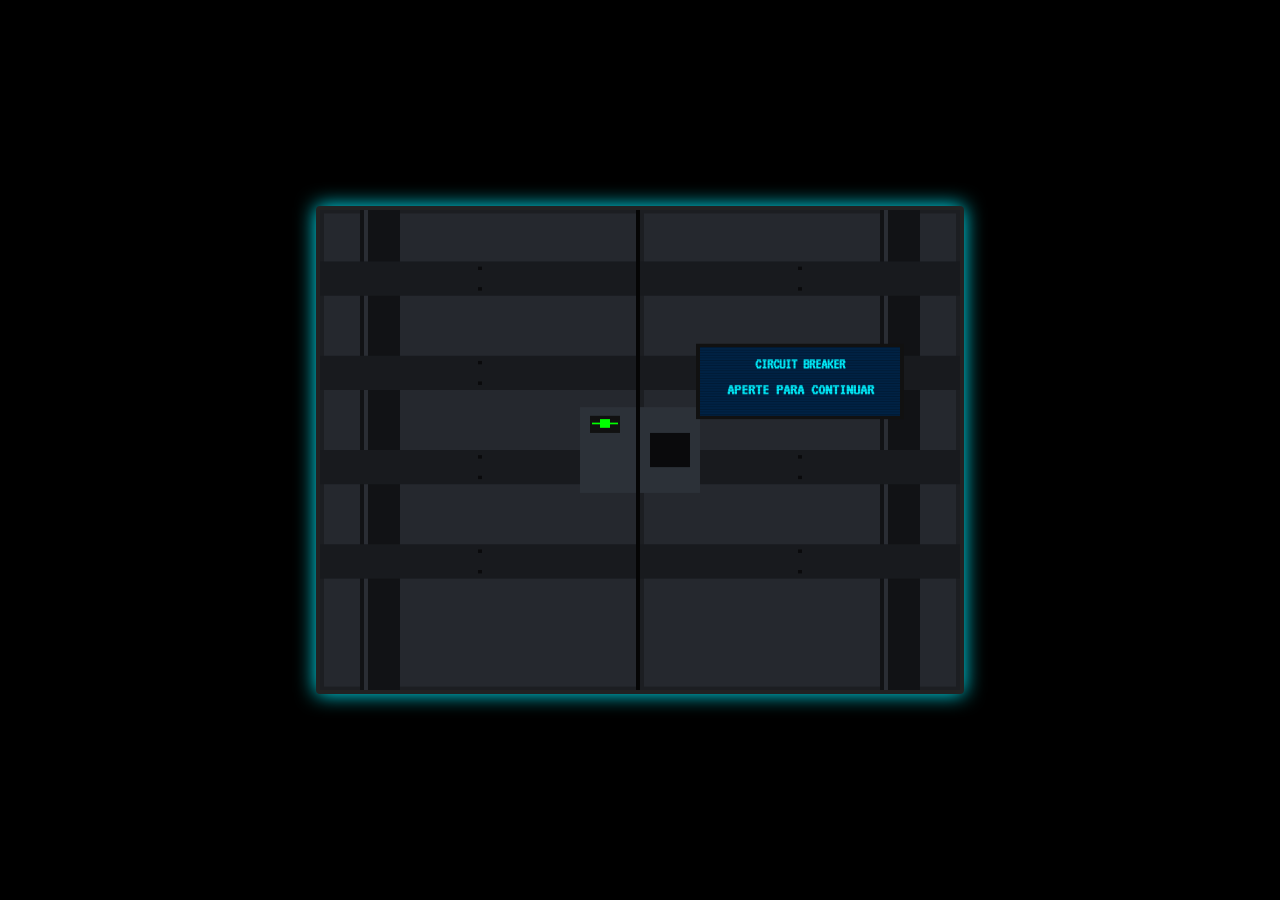
<file: index.html>
<!DOCTYPE html>
<html lang="en">

<head>
    <meta charset="UTF-8">
    <meta name="viewport" content="width=device-width, initial-scale=1.0">
    <title>CIRCUIT BREAKER</title>
    <link href="https://fonts.googleapis.com/css2?family=VT323&display=swap" rel="stylesheet">
    <link rel="stylesheet" href="css/style.css">
    <link rel="stylesheet" href="css/dialogue.css">
</head>

<body>
    <div id="game-container">
        <canvas id="gameCanvas" width="640" height="480"></canvas>

        <style>
            .ui-status-bars {
                display: flex;
                justify-content: center;
                gap: 20px;
                padding: 10px;
                background: rgba(0, 0, 0, 0.8);
                border-top: 2px solid #222;
            }

            .ui-bar-container.horizontal {
                display: flex;
                align-items: center;
                gap: 8px;
            }

            .segmented-bar.horizontal {
                flex-direction: row;
                height: 12px;
                gap: 1px;
            }

            #energy-bar-seg {
                width: 250px;
                /* Max width for Power only */
            }

            .segmented-bar.horizontal .segment {
                flex: 1;
                height: 100%;
                min-width: 1px;
            }

            .fixed-segments .segment {
                flex: none !important;
                width: 8px !important;
            }

            #lives-bar .segment {
                flex: none !important;
                width: 12px !important;
                /* Extra large for lives */
            }

            .bar-label {
                font-family: 'VT323', monospace;
                font-size: 14px;
                color: #fff;
                text-shadow: 1px 1px #000;
            }

            .segmented-bar {
                background: #000;
                border: 2px solid #fff;
                padding: 1px;
                display: flex;
                box-shadow: 2px 2px 0 rgba(0, 0, 0, 0.5);
            }

            .segmented-bar.vertical {
                flex-direction: column-reverse;
                width: 14px;
                gap: 1px;
            }

            .segment {
                flex: 1;
                height: 100%;
                min-width: 1px;
                background: var(--bar-color);
                box-shadow: inset 1px 1px 0 rgba(255, 255, 255, 0.3),
                    inset -1px -1px 0 rgba(0, 0, 0, 0.3);
                border: 1px solid rgba(0, 0, 0, 0.2);
                box-sizing: border-box;
                /* Crucial for size consistency */
            }

            .segment.empty {
                background: #222;
                box-shadow: inset 1px 1px 2px rgba(0, 0, 0, 0.6);
                border: 1px solid rgba(0, 0, 0, 0.4);
            }

            /* Hazard Overlay for UI coverage */
            #ui-top,
            #ui-bottom {
                position: relative;
                overflow: hidden;
            }

            .ui-element,
            .ui-status-bars {
                position: relative;
                transition: filter 0.3s;
            }

            #ui-top.covered .ui-element,
            #ui-bottom.covered .ui-status-bars {
                filter: brightness(0.2) grayscale(1);
            }

            .hazard-overlay {
                position: absolute;
                top: 0;
                left: 0;
                width: 200%;
                height: 100%;
                /* Wider for scrolling */
                background: repeating-linear-gradient(-45deg,
                        #ffcc00,
                        #ffcc00 20px,
                        #111 20px,
                        #111 40px);
                background-size: 56.56px 100%;
                /* Calculated for seamless 45deg repeat (40 * sqrt(2)) */
                border-top: 2px solid #444;
                border-bottom: 2px solid #000;
                box-shadow: inset 0 0 10px rgba(0, 0, 0, 0.8);
                z-index: 200;
                display: none;
                opacity: 0;
                transition: opacity 0.3s;
                animation: hazard-scroll 1s linear infinite;
            }

            @keyframes hazard-scroll {
                from {
                    background-position: 0 0;
                }

                to {
                    background-position: 56.56px 0;
                }
            }

            #ui-top.covered .hazard-overlay,
            #ui-bottom.covered .hazard-overlay {
                display: block;
                opacity: 1;
            }

            /* Add some industrial bolts to the overlay */
            .hazard-overlay::before,
            .hazard-overlay::after {
                content: '';
                position: absolute;
                width: 6px;
                height: 6px;
                background: #666;
                border-radius: 50%;
                top: 50%;
                transform: translateY(-50%);
                box-shadow: 1px 1px 0 rgba(255, 255, 255, 0.2);
            }

            .hazard-overlay::before {
                left: 10px;
            }

            .hazard-overlay::after {
                right: 10px;
            }
        </style>

        <div id="screen-overlay" class="hidden">
            <h1 id="overlay-title">FIM DE JOGO</h1>
            <p id="overlay-text">Pressione R para Reiniciar</p>
        </div>

        <div id="notification-bar">Aperte R novamente para Reboot</div>

        <style>
            #ui-bottom {
                position: relative;
                z-index: 110;
                /* Above notification */
            }

            #notification-bar {
                position: absolute;
                bottom: 34px;
                /* Exactly flush with UI bottom bar top edge */
                left: 50%;
                background: rgba(180, 0, 40, 1);
                color: #fff;
                padding: 4px 20px;
                font-family: 'VT323', monospace;
                font-size: 16px;
                border: 2px solid #fff;
                border-bottom: none;
                /* Look flush with UI */
                box-shadow: 0 -5px 15px rgba(255, 0, 60, 0.4);
                z-index: 100;
                pointer-events: none;
                text-transform: uppercase;
                letter-spacing: 2px;
                white-space: nowrap;

                /* Animation: Emerge from behind UI */
                transform: translateX(-50%) translateY(40px);
                opacity: 0;
                transition: transform 0.3s ease-out, opacity 0.2s;
            }

            #notification-bar.show {
                transform: translateX(-50%) translateY(0);
                opacity: 1;
            }
        </style>

        <canvas id="transitionCanvas"></canvas>

        <style>
            #transitionCanvas {
                position: absolute;
                top: 0;
                left: 0;
                width: 100%;
                height: 100%;
                z-index: 1000;
                pointer-events: none;
            }

            #game-container {
                position: relative;
                overflow: hidden;
            }
        </style>

        <div class="scanlines"></div>
    </div>

    <!-- Dialogue System Dependencies -->
    <script src="js/lib/popper.min.js"></script>
    <script src="js/lib/tippy-bundle.umd.js"></script>
    <script src="js/lib/mespeak.js"></script>
    <script src="js/dialogue.js"></script>

    <script src="js/audio/core.js"></script>
    <script src="js/audio/voice_synth.js"></script>
    <script src="js/audio/robot_voice.js"></script>
    <script src="js/audio/mechanisms_doors.js"></script>
    <script src="js/audio/mechanisms_blocks.js"></script>
    <script src="js/audio/mechanisms_energy.js"></script>
    <script src="js/audio/ambient.js"></script>
    <script src="js/audio/ui.js"></script>
    <script src="js/audio/instruments.js"></script>
    <script src="js/audio/music.js"></script>
    <script src="js/systems/hp.js"></script>
    <script src="js/systems/game_progress.js"></script>
    <script src="js/systems/stats_terminal.js"></script>
    <script src="js/systems/shop.js"></script>
    <script src="js/graphics.js"></script>
    <script src="js/graphics/environment.js"></script>
    <script src="js/graphics/mechanisms/conveyors.js"></script>
    <script src="js/graphics/mechanisms/power.js"></script>
    <script src="js/graphics/mechanisms/triggers.js"></script>
    <script src="js/graphics/mechanisms/lasers.js"></script>
    <script src="js/graphics/mechanisms/doors.js"></script>
    <script src="js/graphics/mechanisms/shop.js"></script>
    <script src="js/graphics/entities.js"></script>
    <script src="js/graphics/particles.js"></script>
    <script src="js/graphics/trails.js"></script>
    <script src="js/graphics/vfx.js"></script>
    <script src="js/levels.js"></script>
    <script src="js/levelSelector.js"></script>
    <script src="js/resultScreen.js"></script>
    <script src="js/entities/launchers.js"></script>
    <script src="js/entities/enemies.js"></script>
    <script src="js/game.js"></script>
    <script src="js/main.js"></script>
</body>

</html>
</file>
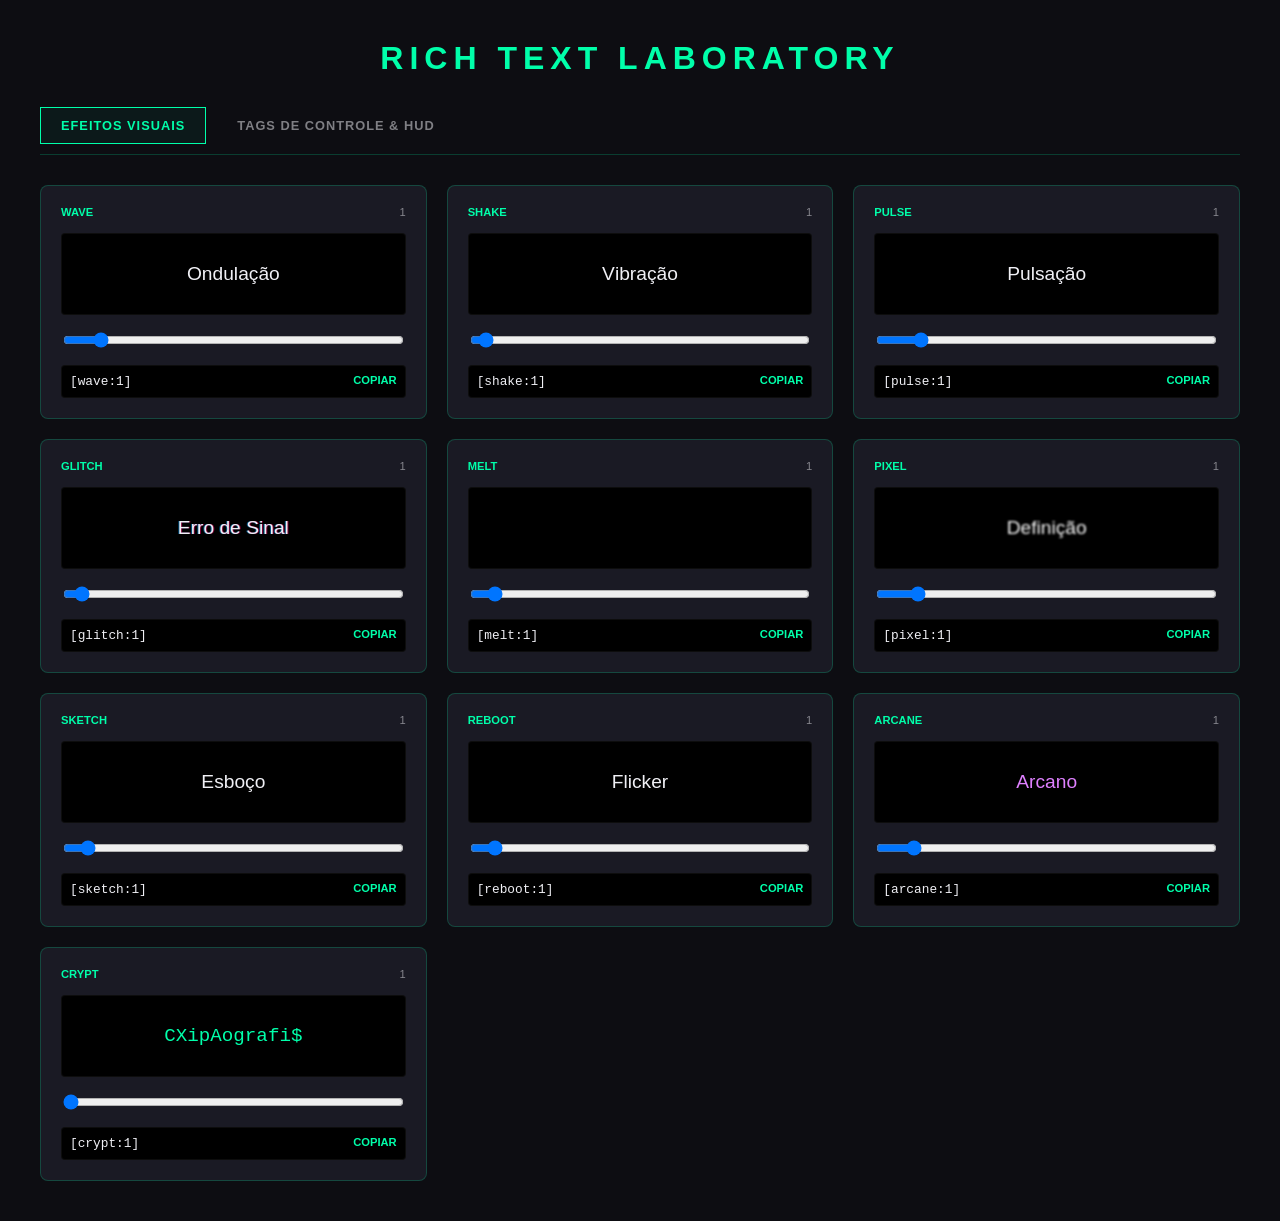
<file: docs_effects_lab.html>
<!DOCTYPE html>
<html lang="pt-br">
<head>
    <meta charset="UTF-8">
    <meta name="viewport" content="width=device-width, initial-scale=1.0">
    <title>CIRCUIT BREAKER - Laboratory of Effects</title>
    <link rel="stylesheet" href="css/dialogue.css">
    <style>
        :root {
            --bg-color: #0d0d12;
            --panel-color: #1a1a24;
            --accent-color: #00ffaa;
            --text-color: #f0f0f5;
            --border-color: rgba(0, 255, 170, 0.2);
            --theme-color: #00ffaa; /* Fallback for highlight */
        }

        body {
            background-color: var(--bg-color);
            color: var(--text-color);
            font-family: 'Inter', sans-serif;
            margin: 0;
            padding: 40px;
            display: flex;
            flex-direction: column;
            align-items: center;
        }

        .container { max-width: 1200px; width: 100%; }

        header { text-align: center; margin-bottom: 30px; }
        h1 { color: var(--accent-color); text-transform: uppercase; letter-spacing: 6px; margin: 0; }

        /* Tabs */
        .tabs {
            display: flex;
            gap: 10px;
            margin-bottom: 30px;
            border-bottom: 1px solid var(--border-color);
            padding-bottom: 10px;
        }

        .tab-btn {
            background: transparent;
            border: 1px solid transparent;
            color: var(--text-color);
            padding: 10px 20px;
            cursor: pointer;
            text-transform: uppercase;
            font-weight: bold;
            font-size: 0.8rem;
            letter-spacing: 1px;
            opacity: 0.5;
            transition: all 0.3s;
        }

        .tab-btn.active {
            opacity: 1;
            border-color: var(--accent-color);
            color: var(--accent-color);
            background: rgba(0, 255, 170, 0.05);
        }

        .tab-content { display: none; }
        .tab-content.active { display: block; }

        /* Grid */
        .lab-grid {
            display: grid;
            grid-template-columns: repeat(auto-fill, minmax(350px, 1fr));
            gap: 20px;
        }

        .effect-card {
            background: var(--panel-color);
            border: 1px solid var(--border-color);
            border-radius: 8px;
            padding: 20px;
            display: flex;
            flex-direction: column;
            gap: 15px;
        }

        .preview-box {
            background: #000;
            padding: 20px;
            border-radius: 4px;
            min-height: 40px;
            display: flex;
            justify-content: center;
            align-items: center;
            font-size: 1.2rem;
            border: 1px solid rgba(255,255,255,0.05);
        }

        .preview-box span { display: inline-block; white-space: pre; }

        /* Simulator Area */
        .simulator-layout {
            display: flex;
            flex-direction: column;
            gap: 30px;
            align-items: center;
        }

        textarea {
            width: 100%;
            height: 120px;
            background: #000;
            color: var(--accent-color);
            border: 1px solid var(--border-color);
            padding: 15px;
            font-family: 'JetBrains Mono', monospace;
            border-radius: 8px;
            font-size: 1rem;
            resize: vertical;
        }

        .sim-btn {
            background: var(--accent-color);
            color: #000;
            border: none;
            padding: 12px 30px;
            font-weight: 900;
            border-radius: 4px;
            cursor: pointer;
            text-transform: uppercase;
        }

        /* Replica do HUD do Jogo */
        .game-hud-replica {
            position: relative;
            padding: 40px;
            background: rgba(0,0,0,0.8);
            border: 1px solid var(--border-color);
            min-width: 400px;
            max-width: 600px;
            min-height: 100px;
            border-radius: 4px;
            box-shadow: 0 0 30px rgba(0, 255, 170, 0.1);
        }

        .hud-content {
            font-size: 1.1rem;
            line-height: 1.6;
        }

        .hud-typewriter-cursor {
            display: inline-block;
            width: 10px;
            height: 1.2em;
            background: var(--accent-color);
            margin-left: 2px;
            vertical-align: middle;
            animation: cursor-blink 0.8s infinite;
        }

        @keyframes cursor-blink { 0%, 100% { opacity: 1; } 50% { opacity: 0; } }

        .tag-code {
            font-family: monospace;
            font-size: 0.8rem;
            background: #000;
            padding: 10px;
            border-radius: 4px;
            margin-top: 10px;
            border: 1px solid rgba(255,255,255,0.1);
        }

        .tag-item { color: #888; margin-bottom: 5px; cursor: pointer; }
        .tag-item:hover { color: var(--accent-color); }

        /* Presets Library */
        .presets-container {
            margin-top: 30px;
            width: 100%;
            display: grid;
            grid-template-columns: repeat(auto-fill, minmax(280px, 1fr));
            gap: 15px;
        }

        .preset-card {
            background: rgba(255, 255, 255, 0.03);
            border: 1px solid rgba(255, 255, 255, 0.1);
            padding: 12px;
            border-radius: 6px;
            cursor: pointer;
            transition: all 0.2s;
        }

        .preset-card:hover {
            background: rgba(0, 255, 170, 0.1);
            border-color: var(--accent-color);
            transform: translateY(-2px);
        }

        .preset-title {
            color: var(--accent-color);
            font-weight: bold;
            font-size: 0.75rem;
            text-transform: uppercase;
            margin-bottom: 5px;
            display: block;
        }

        .preset-preview {
            font-size: 0.8rem;
            opacity: 0.6;
            display: -webkit-box;
            -webkit-line-clamp: 2;
            -webkit-box-orient: vertical;
            overflow: hidden;
            line-height: 1.4;
        }

    </style>
</head>
<body>

    <div class="container">
        <header>
            <h1>Rich Text Laboratory</h1>
        </header>

        <div class="tabs">
            <button class="tab-btn active" onclick="openTab('visual')">Efeitos Visuais</button>
            <button class="tab-btn" onclick="openTab('control')">Tags de Controle & HUD</button>
        </div>

        <!-- ABA 1: EFEITOS VISUAIS -->
        <div id="visual" class="tab-content active">
            <div class="lab-grid" id="visualGrid"></div>
        </div>

        <!-- ABA 2: CONTROLES E HUD -->
        <div id="control" class="tab-content">
            <div class="simulator-layout">
                <div style="width: 100%;">
                    <p>Simulador de HUD (Digite ou escolha um preset abaixo):</p>
                    <textarea id="simInput">[speed:30][color:#00ffaa]Iniciando sistema de diagnóstico...[pause:500]\n[speed:10]Pronto.[speed:30]\n[highlight:#ff0000]ERRO NO SETOR 4[highlight:off]</textarea>
                    <div style="margin-top:10px; display: flex; gap: 10px;">
                        <button class="sim-btn" onclick="runSimulation()">Executar no HUD</button>
                        <button class="sim-btn" style="background: #333; color: #fff;" onclick="clearSimulation()">Limpar</button>
                    </div>
                </div>

                <div class="game-hud-replica">
                    <div id="hudOutput" class="hud-content">Aguardando execução...</div>
                </div>

                <div style="width:100%; border-top: 1px solid var(--border-color); padding-top: 20px;">
                    <h3 style="color:var(--accent-color); text-transform:uppercase; font-size:0.9rem;">Biblioteca de Presets</h3>
                    <div class="presets-container" id="presetsGrid"></div>
                </div>
            </div>
        </div>
    </div>

    <script>
        // 1. Variáveis Globais e Configurações
        const visualEffects = [
            { id: 'wave', name: 'Wave', default: 1, min: 0.1, max: 10, text: 'Ondulação' },
            { id: 'shake', name: 'Shake', default: 1, min: 0.5, max: 20, text: 'Vibração' },
            { id: 'pulse', name: 'Pulse', default: 1, min: 0.1, max: 8, text: 'Pulsação' },
            { id: 'glitch', name: 'Glitch', default: 1, min: 0.5, max: 15, text: 'Erro de Sinal' },
            { id: 'melt', name: 'Melt', default: 1, min: 0.5, max: 10, text: 'Derretendo...' },
            { id: 'pixel', name: 'Pixel', default: 1, min: 0.2, max: 8, text: 'Definição' },
            { id: 'sketch', name: 'Sketch', default: 1, min: 0.5, max: 10, text: 'Esboço' },
            { id: 'reboot', name: 'Reboot', default: 1, min: 0.5, max: 10, text: 'Flicker' },
            { id: 'arcane', name: 'Arcane', default: 1, min: 0.1, max: 10, text: 'Arcano' },
            { id: 'crypt', name: 'Crypt', default: 1, min: 1, max: 5, text: 'Criptografia' }
        ];

        let intervals = {};
        let simTimeout;

        // 2. Funções de Auxiliares
        function renderChars(id, text, intensity) {
            return text.split('').map((c, i) => {
                const style = `--${id}-intensity: ${intensity}; animation-delay: ${i*0.05}s`;
                const className = id === 'crypt' ? 'crypt-span' : id;
                return `<span class="${className}" data-char="${c}" style="${style}">${c===' '?'&nbsp;':c}</span>`;
            }).join('');
        }

        function startCryptLoop(id, intensity) {
            if (intervals[id]) clearInterval(intervals[id]);
            const p = document.getElementById('prev-'+id);
            if (!p) return;
            const spans = p.querySelectorAll('span');
            const chars = "ABCDEFGHIJKLMNOPQRSTUVWXYZ0123456789@#$%&*()";
            
            intervals[id] = setInterval(() => {
                spans.forEach(s => {
                    if (Math.random() > 0.8) {
                        s.innerText = chars[Math.floor(Math.random()*chars.length)];
                        setTimeout(() => s.innerText = s.getAttribute('data-char'), 100/intensity);
                    }
                });
            }, 200/intensity);
        }

        // 3. Funções de Interface
        window.openTab = (tabId) => {
            document.querySelectorAll('.tab-content').forEach(c => c.classList.remove('active'));
            document.querySelectorAll('.tab-btn').forEach(b => b.classList.remove('active'));
            document.getElementById(tabId).classList.add('active');
            
            // Highlight the active button
            const btns = document.querySelectorAll('.tab-btn');
            btns.forEach(btn => {
                if (btn.innerText.toLowerCase().includes(tabId === 'visual' ? 'visuais' : 'controle')) {
                    btn.classList.add('active');
                }
            });
        };

        window.updateVisual = (id, val) => {
            document.getElementById(`val-${id}`).innerText = val;
            const prev = document.getElementById(`prev-${id}`);
            if (id === 'melt' || id === 'pixel' || id === 'crypt') {
                prev.innerHTML = renderChars(id, visualEffects.find(e=>e.id===id).text, val);
                if (id === 'crypt') startCryptLoop(id, val);
            } else {
                prev.querySelectorAll('span').forEach(s => s.style.setProperty(`--${id}-intensity`, val));
            }
        };

        window.copyText = (txt) => {
            navigator.clipboard.writeText(txt);
            const btn = event.target;
            const prevText = btn.innerText;
            btn.innerText = 'OK!';
            setTimeout(() => btn.innerText = prevText, 1000);
        };

        window.addTag = (tag) => {
            const input = document.getElementById('simInput');
            input.value += tag;
            input.focus();
        };

        // 4. Simulador de Diálogo
        window.runSimulation = async () => {
            if (simTimeout) clearTimeout(simTimeout);
            const input = document.getElementById('simInput').value;
            const output = document.getElementById('hudOutput');
            output.innerHTML = '';
            
            let i = 0;
            let currentText = '';
            let speed = 30;
            let activeEffects = new Map();
            let currentColor = '';
            let currentSize = '';

            const processNext = async () => {
                if (i >= input.length) {
                    const finalCursor = output.querySelector('.hud-typewriter-cursor');
                    if (finalCursor) finalCursor.remove();
                    return;
                }

                let char = input[i];

                // Tag Parsing
                if (char === '[') {
                    const end = input.indexOf(']', i);
                    if (end !== -1) {
                        const content = input.substring(i + 1, end);

                        // Support for closing tags like [/arcane]
                        if (content.startsWith('/')) {
                            const tagToClose = content.substring(1);
                            if (tagToClose === 'arcane') {
                                activeEffects.delete('arcane');
                                activeEffects.delete('arcane-color-1');
                                activeEffects.delete('arcane-color-2');
                            } else if (tagToClose === 'crypt') {
                                activeEffects.delete('crypt-mode');
                            } else if (tagToClose === 'highlight') {
                                activeEffects.delete('highlight');
                                activeEffects.delete('highlight-color');
                            } else {
                                activeEffects.delete(tagToClose);
                            }
                            i = end + 1;
                            processNext();
                            return;
                        }

                        const firstColon = content.indexOf(':');
                        if (firstColon === -1) { i = end + 1; return processNext(); }
                        
                        const tag = content.substring(0, firstColon);
                        const val = content.substring(firstColon + 1);
                        const intensity = parseFloat(val) || 1;

                        if (tag === 'pause') await new Promise(r => setTimeout(r, parseInt(val)));
                        else if (tag === 'speed') speed = parseInt(val);
                        else if (tag === 'color') currentColor = val;
                        else if (tag === 'size') currentSize = val;
                        else if (tag === 'highlight') {
                            if (val === 'off' || val === '/') activeEffects.delete('highlight');
                            else { activeEffects.set('highlight', 1); if (val) activeEffects.set('highlight-color', val); }
                        } else if (tag === 'arcane') {
                            if (val === 'off' || val === '/') {
                                activeEffects.delete('arcane');
                                activeEffects.delete('arcane-color-1');
                                activeEffects.delete('arcane-color-2');
                            } else {
                                const parts = val.split(':');
                                if (parts.length === 3) {
                                    activeEffects.set('arcane', parseFloat(parts[0]) || 1);
                                    activeEffects.set('arcane-color-1', parts[1]);
                                    activeEffects.set('arcane-color-2', parts[2]);
                                } else if (parts.length === 2) {
                                    if (parts[0].startsWith('#')) {
                                        activeEffects.set('arcane', 1);
                                        activeEffects.set('arcane-color-1', parts[0]);
                                        activeEffects.set('arcane-color-2', parts[1]);
                                    } else {
                                        activeEffects.set('arcane', parseFloat(parts[0]) || 1);
                                        activeEffects.set('arcane-color-1', parts[1]);
                                        activeEffects.set('arcane-color-2', parts[1]);
                                    }
                                } else if (val.startsWith('#')) {
                                    activeEffects.set('arcane', 1);
                                    activeEffects.set('arcane-color-1', val);
                                    activeEffects.set('arcane-color-2', val);
                                } else {
                                    activeEffects.set('arcane', parseFloat(val) || 1);
                                    activeEffects.delete('arcane-color-1');
                                    activeEffects.delete('arcane-color-2');
                                }
                            }
                        } else if (['wave', 'shake', 'pulse', 'melt', 'pixel', 'sketch', 'reboot', 'glitch'].includes(tag)) {
                            if (val === 'off' || val === '/') activeEffects.delete(tag);
                            else activeEffects.set(tag, intensity);
                        } else if (tag === 'crypt') {
                            if (val === 'off' || val === '/') activeEffects.delete('crypt-mode');
                            else activeEffects.set('crypt-mode', intensity);
                        }
                        
                        i = end + 1;
                        processNext();
                        return;
                    }
                }

                if (char === '\\' && input[i+1] === 'n') {
                    const cursor = output.querySelector('.hud-typewriter-cursor');
                    if (cursor) cursor.remove();
                    output.insertAdjacentHTML('beforeend', '<br><span class="hud-typewriter-cursor"></span>');
                    i += 2;
                    processNext();
                    return;
                }

                if (char === '\n') {
                    const cursor = output.querySelector('.hud-typewriter-cursor');
                    if (cursor) cursor.remove();
                    output.insertAdjacentHTML('beforeend', '<br><span class="hud-typewriter-cursor"></span>');
                    i += 1;
                    processNext();
                    return;
                }

                // Apply Effects and Styles
                const vars = Array.from(activeEffects.entries())
                    .map(([n,v]) => n.includes('color') ? `--${n}: ${v}` : `--${n}-intensity: ${v}`)
                    .join(';');
                const classes = Array.from(activeEffects.keys()).map(k => k === 'crypt-mode' ? 'crypt-span' : k).filter(k => !k.includes('color')).join(' ');
                const finalDelay = (output.querySelectorAll('span').length) * -0.1;
                const delayStyle = activeEffects.has('melt') 
                    ? `animation-delay: ${0.1 + Math.random() * 0.3}s;` 
                    : `animation-delay: ${finalDelay}s;`;
                
                // Priority: Effects that manage color override static color
                const colorIsManaged = activeEffects.has('arcane') || activeEffects.has('highlight');
                const inlineColor = (!colorIsManaged && currentColor) ? `color: ${currentColor};` : '';
                
                const styles = `${inlineColor}${currentSize ? 'font-size:'+currentSize+'px;' : ''}${vars}; ${delayStyle}`;
                
                // Crypt effect in simulator (Now just creates the spans, the loop handles the rest)
                if (activeEffects.has('crypt-mode') && char !== ' ' && char !== '\n') {
                    const cryptInt = activeEffects.get('crypt-mode') || 1;
                    const finalSpan = `<span class="crypt-span" data-char="${char}" data-intensity="${cryptInt}" style="${styles}">${char}</span>`;
                    const cursor = output.querySelector('.hud-typewriter-cursor');
                    if (cursor) cursor.remove();
                    output.insertAdjacentHTML('beforeend', finalSpan + '<span class="hud-typewriter-cursor"></span>');
                    i++;
                    simTimeout = setTimeout(processNext, speed);
                    return;
                }

                const finalSpan = `<span class="${classes}" style="${styles}">${char === ' ' ? '&nbsp;' : char}</span>`;
                const cursor = output.querySelector('.hud-typewriter-cursor');
                if (cursor) cursor.remove();
                output.insertAdjacentHTML('beforeend', finalSpan + '<span class="hud-typewriter-cursor"></span>');
                
                i++;
                simTimeout = setTimeout(processNext, speed);
            };

            processNext();
        };

        window.clearSimulation = () => {
            if (simTimeout) clearTimeout(simTimeout);
            document.getElementById('hudOutput').innerHTML = 'Aguardando execução...';
        };

        // 5. Inicialização (DOM Content Loaded)
        // Presets Library Data
        const presets = [
            { title: "Alerta de Sistema Crítico", text: "[speed:20][color:#ff3300][shake:3][highlight:#ffffff] ALERTA DE SEGURANÇA [highlight:off][shake:off][pause:800]\\n[speed:50][reboot:2]Setor 06 comprometido. [pause:300]\\n[glitch:5]Invasão detectada.[glitch:off]" },
            { title: "Mensagem do Vazio (Mística)", text: "[speed:80][arcane:1.5:#bb00ff:#00ffff][wave:1.5]Eu vejo através dos seus circuitos...[pause:1000]\\nNão há escapatória para o que está por vir.[wave:off][arcane:off]" },
            { title: "Dados Criptografados", text: "[speed:5][crypt:2]0x99F2A10B7C...[pause:500][crypt:off]\\n[speed:30][color:#00ffaa]DESCRIPTOGRAFIA COMPLETA:[pause:400]\\nLocalização encontrada: Setor 12." },
            { title: "IA em Colapso", text: "[speed:40][glitch:2]O-o-olá... [pause:200]unidade [glitch:5]R-01[glitch:2]. [pause:500]\\n[melt:1]Minha memória está... se esvaindo...[pause:1500]\\nAdeus." },
            { title: "Comando de Execução", text: "[speed:15]> sudo purge --force [pause:500]\\n[speed:5][color:#ffff00]....................[pause:200] 100%[color:off]\\n[speed:30][highlight:#00ffaa][color:#000000] SUCESSO [color:off][highlight:off]" },
            { title: "Sussurros de Esboço", text: "[speed:60][sketch:2][size:16]Eles estão vindo... [pause:400]eles nunca param de olhar.[pause:600]\\n[size:22][shake:2]CORRA.[shake:off]" },
            { title: "Relatório Tático", text: "[speed:25][color:#0088ff]Status da Missão:[pause:300]\\n- Bateria: 42%[pause:200]\\n- Setores Limpos: 3/10[pause:200]\\n[highlight:#ffff00]- Ameaças: Múltiplas[highlight:off]" },
            { title: "Pulsação de Coração/Motor", text: "[speed:50][arcane:2:#ff0000:#330000]O núcleo está instável.[pause:600]\\n[pulse:3][size:22]Tire-nos daqui agora![size:18]" },
            { title: "Pixel Art Text", text: "[pixel:2][color:#ffa500]MODO RETRO ATIVADO.[pixel:off][pause:400]\\n[speed:20]Processando dados em baixa resolução..." },
            { title: "Fusão de Efeitos (Gótico)", text: "[speed:100][color:#ff0000][arcane:1][wave:3]SANGUE [pause:300]E [pause:300]FERRO.[wave:off][arcane:off]" }
        ];

        document.addEventListener('DOMContentLoaded', () => {
            const visualGrid = document.getElementById('visualGrid');
            visualEffects.forEach(eff => {
                const card = document.createElement('div');
                card.className = 'effect-card';
                card.innerHTML = `
                    <div style="display:flex; justify-content:space-between; align-items:center;">
                        <span style="font-weight:bold; color:var(--accent-color); font-size:0.7rem; text-transform:uppercase;">${eff.name}</span>
                        <span id="val-${eff.id}" style="font-size:0.7rem; opacity:0.5;">${eff.default}</span>
                    </div>
                    <div class="preview-box" id="prev-${eff.id}">
                        ${renderChars(eff.id, eff.text, eff.default)}
                    </div>
                    <input type="range" min="${eff.min}" max="${eff.max}" step="0.1" value="${eff.default}" oninput="updateVisual('${eff.id}', this.value)">
                    <div style="background:#000; padding:8px; font-size:0.8rem; border-radius:4px; display:flex; justify-content:space-between; border: 1px solid rgba(255,255,255,0.05);">
                        <code>[${eff.id}:${eff.default}]</code>
                        <span style="cursor:pointer; color:var(--accent-color); font-weight:bold; font-size:0.7rem;" onclick="copyText('[${eff.id}:${eff.default}]')">COPIAR</span>
                    </div>
                `;
                visualGrid.appendChild(card);
                if (eff.id === 'crypt') startCryptLoop(eff.id, eff.default);
            });

            // Initialize Presets Grid
            const presetsGrid = document.getElementById('presetsGrid');
            presets.forEach(preset => {
                const card = document.createElement('div');
                card.className = 'preset-card';
                card.innerHTML = `
                    <span class="preset-title">${preset.title}</span>
                    <div class="preset-preview">${preset.text.replace(/\[.*?\]/g, '')}</div>
                `;
                card.onclick = () => {
                    document.getElementById('simInput').value = preset.text;
                    runSimulation();
                };
                presetsGrid.appendChild(card);
            });

            // Set initial tab
            openTab('visual');
        });

        function copyText(text) {
            navigator.clipboard.writeText(text);
            alert('Copiado para o clipboard!');
        }

        // Persistent Crypt Loop for Simulator
        setInterval(() => {
            const cryptElements = document.querySelectorAll('.crypt-span');
            const symbols = "ABCDEFGHIJKLMNOPQRSTUVWXYZ0123456789@#$%&*()";
            cryptElements.forEach(el => {
                const intensity = parseFloat(el.getAttribute('data-intensity')) || 1;
                const targetChar = el.getAttribute('data-char');
                
                if (Math.random() < (0.3 * intensity)) {
                    el.innerText = symbols[Math.floor(Math.random() * symbols.length)];
                } else {
                    el.innerText = targetChar;
                }
            });
        }, 100);
    </script>
</body>
</html>
</file>
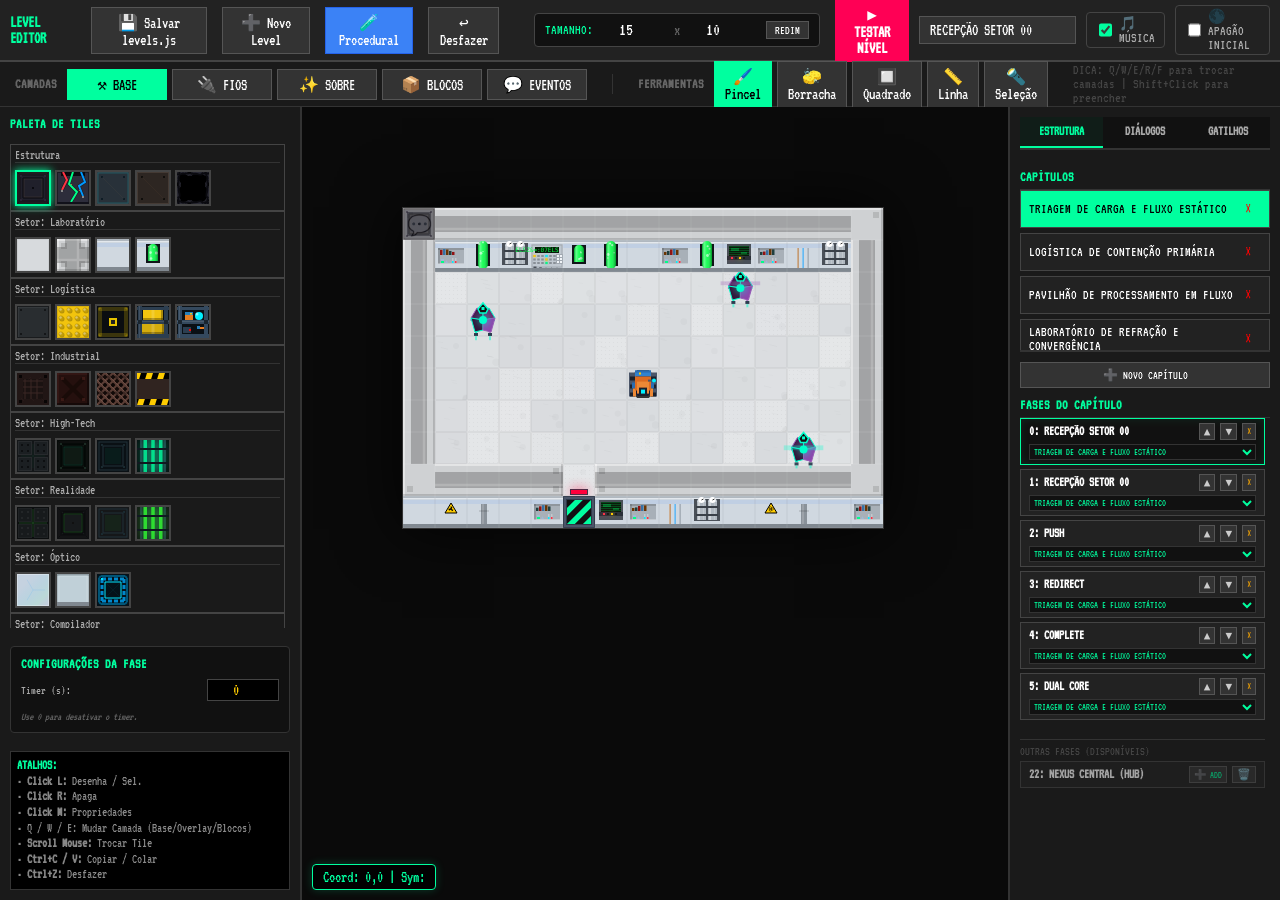
<file: editor.html>
<!DOCTYPE html>
<html lang="en">
<head>
    <meta charset="UTF-8">
    <meta name="viewport" content="width=device-width, initial-scale=1.0">
    <title>Circuit Breaker - Level Editor</title>
    <!-- Carrega fontes -->
    <link href="https://fonts.googleapis.com/css2?family=VT323&display=swap" rel="stylesheet">
    <link rel="stylesheet" href="css/dialogue.css">
    
    <style>
        body {
            background-color: #111;
            color: #eee;
            font-family: 'VT323', monospace;
            margin: 0;
            padding: 0;
            display: flex;
            flex-direction: column;
            height: 100vh;
            user-select: none;
            overflow: hidden; /* No global scroll */
        }

        #toolbar {
            background: #222;
            padding: 10px;
            display: flex;
            gap: 15px;
            align-items: center;
            border-bottom: 2px solid #444;
            height: 40px;
        }

        button, select, input {
            background: #333;
            color: #fff;
            border: 1px solid #555;
            padding: 5px 10px;
            font-family: 'VT323', monospace;
            font-size: 16px;
            cursor: pointer;
        }

        button:hover { background: #444; }
        button.active, .layer-btn.active, .tool-btn.active { background: #00ff9f !important; color: #000 !important; border-color: #00ff9f !important; }

        #sub-toolbar {
            background: #1a1a1a;
            padding: 5px 15px;
            display: flex;
            gap: 25px;
            align-items: center;
            border-bottom: 1px solid #333;
            height: 34px;
        }

        .toolbar-group {
            display: flex;
            align-items: center;
            gap: 5px;
        }

        .toolbar-label {
            color: #666;
            font-size: 14px;
            font-weight: bold;
            margin-right: 5px;
            text-transform: uppercase;
        }

        #main {
            display: flex;
            flex: 1;
            overflow: hidden;
            background: #000;
        }

        #sidebar {
            width: 280px; /* Adjusted */
            background: #1a1a1a;
            border-right: 2px solid #333;
            padding: 10px;
            display: flex;
            flex-direction: column;
            gap: 8px;
            overflow: hidden;
        }

        #right-sidebar {
            width: 250px;
            background: #1a1a1a;
            border-left: 2px solid #333;
            padding: 10px;
            display: flex;
            flex-direction: column;
            gap: 10px;
        }

        #level-list, #dialogue-manager-list, #trigger-manager-list {
            flex: 1;
            overflow-y: auto;
            display: flex;
            flex-direction: column;
            gap: 4px; /* Reduced gap */
            padding-right: 5px;
        }

        .level-item {
            background: #222;
            border: 1px solid #444;
            padding: 4px 8px; /* Reduced padding */
            cursor: pointer;
            font-size: 13px; /* Slightly smaller font */
            display: flex;
            flex-direction: column;
            gap: 2px; /* Tighter internal spacing */
        }

        .level-item:hover { border-color: #666; background: #2a2a2a; }
        .level-item.active { border-color: #00ff9f; background: #111; box-shadow: inset 0 0 10px rgba(0, 255, 159, 0.1); }
        .level-item .lvl-title { color: #fff; font-weight: bold; overflow: hidden; text-overflow: ellipsis; white-space: nowrap; }
        .level-item .lvl-actions { display: flex; gap: 5px; justify-content: flex-end; }
        .action-btn { background: #333; border: 1px solid #555; padding: 1px 4px; font-size: 11px; cursor: pointer; color: #ccc; }
        .action-btn:hover { background: #444; color: #fff; border-color: #888; }

        #workspace {
            flex: 1;
            display: flex;
            flex-direction: column;
            align-items: center;
            justify-content: center;
            background: #0a0a0a;
            position: relative;
            overflow: hidden;
        }
        
        #editor-canvas {
            background-color: #000;
            image-rendering: pixelated;
            cursor: crosshair;
            box-shadow: 0 0 30px rgba(0, 0, 0, 0.5);
            border: 2px solid #333;
        }

        .palette-group {
            border: 1px solid #444;
            padding: 4px; /* Reduced padding */
            display: flex;
            flex-wrap: wrap;
            gap: 4px; /* Tighter tiles */
        }

        .palette-group-title {
            width: 100%;
            font-size: 13px; /* Slightly smaller */
            color: #aaa;
            margin-bottom: 3px;
            border-bottom: 1px solid #333;
        }

        .tile-btn {
            width: 32px;
            height: 32px;
            display: flex;
            align-items: center;
            justify-content: center;
            background: #222;
            border: 2px solid #444;
            cursor: pointer;
            overflow: hidden;
        }

        .tile-btn canvas {
            display: block;
        }

        .tile-btn.selected {
            border-color: #00ff9f;
            box-shadow: 0 0 8px #00ff9f;
        }

        .tools-group {
            display: flex;
            gap: 5px;
        }

        /* Channel Grid Style */
        #channel-grid {
            display: grid;
            grid-template-columns: repeat(10, 1fr);
            gap: 1px;
        }
        .chan-cell {
            position: relative;
            width: 18px;
            height: 18px;
            background: #111;
            border: 1px solid #333;
            color: #888;
            display: flex;
            align-items: center;
            justify-content: center;
            font-size: 10px;
            cursor: pointer;
            border-radius: 2px;
            transition: all 0.1s;
            font-family: 'VT323', monospace;
            font-size: 14px;
        }
        .chan-cell:hover {
            background: #222;
            border-color: #555;
            color: #fff;
        }
        .chan-cell.active {
            background: #004d30;
            color: #00ff9f;
            border-color: #00ff9f;
            box-shadow: inset 0 0 5px rgba(0,255,159,0.3);
            z-index: 2;
        }
        .chan-cell.in-use::after {
            content: '';
            position: absolute;
            top: 2px;
            right: 2px;
            width: 4px;
            height: 4px;
            background: #00ff9f;
            border-radius: 50%;
            box-shadow: 0 0 4px #00ff9f;
        }
        .chan-cell.in-use {
            border-color: #444;
        }

        #floating-props button, #floating-props select, #floating-props input, #floating-props textarea {
            font-size: 13px !important;
            padding: 2px 5px !important;
        }
        
        #floating-props .toolbar-label {
            font-size: 11px;
        }

        /* Custom Scrollbar */
        .custom-scrollbar::-webkit-scrollbar {
            width: 8px;
            height: 8px;
        }
        .custom-scrollbar::-webkit-scrollbar-track {
            background: #111;
        }
        .custom-scrollbar::-webkit-scrollbar-thumb {
            background: #333;
            border-radius: 4px;
        }
        .custom-scrollbar::-webkit-scrollbar-thumb:hover {
            background: #00ff9f;
        }

        /* Spawn Selection Specific */
        #spawn-preview-container:active { cursor: grabbing; }
        
        .modal-btn {
            padding: 10px 20px;
            font-size: 14px;
            font-weight: bold;
            text-transform: uppercase;
            letter-spacing: 1px;
            border-radius: 4px;
            transition: all 0.2s;
            cursor: pointer;
            font-family: 'Inter', sans-serif;
        }
        
        #btn-spawn-confirm:hover {
            transform: translateY(-2px);
            box-shadow: 0 6px 0 #00aa6b, 0 0 15px rgba(0, 255, 159, 0.4);
        }
        
        #btn-spawn-clear:hover {
            background: #500 !important;
        }
    </style>
</head>
<body>

    <div id="toolbar">
        <div style="font-weight: bold; color: #00ff9f; margin-right: 10px;">LEVEL EDITOR</div>
        <button id="btn-save">💾 Salvar levels.js</button>
        <button id="btn-new">➕ Novo Level</button>
        <button id="btn-gen" style="background: #3b82f6; color: white; border-color: #2563eb;">🧪 Procedural</button>
        <button onclick="undo()">↩️ Desfazer</button>
        
        <div style="display: flex; align-items: center; gap: 8px; background: #111; padding: 2px 10px; border-radius: 4px; border: 1px solid #444; margin-left: 20px;">
            <span style="color: #00ff9f; font-size: 14px;">TAMANHO:</span>
            <input type="number" id="map-w" value="20" min="5" max="100" style="width: 45px; border: none; background: transparent; text-align: center; color: #fff; font-family: 'VT323', monospace; font-size: 18px;">
            <span style="color: #666;">x</span>
            <input type="number" id="map-h" value="15" min="5" max="100" style="width: 45px; border: none; background: transparent; text-align: center; color: #fff; font-family: 'VT323', monospace; font-size: 18px;">
            <button onclick="resizeMap()" style="padding: 2px 8px; font-size: 12px; background: #333; margin-left: 5px; border-color: #555;">REDIM</button>
        </div>

        <div style="margin-left: auto; display: flex; gap: 10px; align-items: center;">
            <button id="btn-test" style="background: #ff0055; color: #fff; border-color: #ff0055; font-weight: bold;">▶️ TESTAR NÍVEL</button>
            <input type="text" id="lvl-name" placeholder="Nome da Fase" style="width: 150px;">
            <label style="display: flex; align-items: center; gap: 4px; font-size: 14px; color: #aaa; cursor: pointer; background: #222; padding: 2px 8px; border: 1px solid #444; border-radius: 4px;">
                <input type="checkbox" id="check-editor-music" checked style="width: 14px; height: 14px; accent-color: #00ff9f;">
                <span>🎵 MÚSICA</span>
            </label>
            <label style="display: flex; align-items: center; gap: 4px; font-size: 14px; color: #aaa; cursor: pointer; background: #222; padding: 2px 8px; border: 1px solid #444; border-radius: 4px;">
                <input type="checkbox" id="check-lvl-blackout" style="width: 14px; height: 14px; accent-color: #ffcc00;">
                <span>🌑 APAGÃO INICIAL</span>
            </label>
        </div>
    </div>

    <div id="sub-toolbar">
        <div class="toolbar-group">
            <span class="toolbar-label">Camadas</span>
            <button id="layer-base" class="layer-btn active" onclick="setLayer('base')" style="min-width: 100px;">⚒️ BASE</button>
            <button id="layer-wires" class="layer-btn" onclick="setLayer('wires')" style="min-width: 100px;">🔌 FIOS</button>
            <button id="layer-overlays" class="layer-btn" onclick="setLayer('overlays')" style="min-width: 100px;">✨ SOBRE</button>
            <button id="layer-blocks" class="layer-btn" onclick="setLayer('blocks')" style="min-width: 100px;">📦 BLOCOS</button>
            <button id="layer-events" class="layer-btn" onclick="setLayer('events')" style="min-width: 100px;">💬 EVENTOS</button>
        </div>

        <div style="width: 2px; height: 20px; background: #333;"></div>

        <div class="toolbar-group">
            <span class="toolbar-label">Ferramentas</span>
            <button id="tool-brush" class="tool-btn active" onclick="setTool('brush')">🖌️ Pincel</button>
            <button id="tool-eraser" class="tool-btn" onclick="setTool('eraser')">🧽 Borracha</button>
            <button id="tool-rect" class="tool-btn" onclick="setTool('rect')">🔲 Quadrado</button>
            <button id="tool-line" class="tool-btn" onclick="setTool('line')">📏 Linha</button>
            <button id="tool-select" class="tool-btn" onclick="setTool('select')">🔦 Seleção</button>
        </div>

        <div style="margin-left: auto; color: #444; font-size: 14px;">
            DICA: Q/W/E/R/F para trocar camadas | Shift+Click para preencher
        </div>
    </div>

    <div id="main">
        <div id="sidebar">
            <div style="color: #00ff9f; font-weight: bold; margin-bottom: 5px; font-size: 14px;">PALETA DE TILES</div>
            <div id="palette-container" style="flex: 1; overflow-y: auto; padding-right: 5px;"></div>
            
            <div id="level-config" style="background: #111; border: 1px solid #333; padding: 10px; border-radius: 4px; margin-top: 10px;">
                <div style="color: #00ff9f; font-weight: bold; margin-bottom: 8px; font-size: 14px; text-transform: uppercase;">Configurações da Fase</div>
                <div style="display: flex; flex-direction: column; gap: 10px;">
                    <div style="display: flex; align-items: center; justify-content: space-between;">
                        <span style="font-size: 12px; color: #aaa;">Timer (s):</span>
                        <input type="number" id="lvl-timer" value="0" min="0" style="width: 60px; background: #000; border: 1px solid #444; color: #ffcc00; font-family: 'VT323', monospace; font-size: 16px; padding: 2px 5px; text-align: center;">
                    </div>
                    <div style="font-size: 11px; color: #666; font-style: italic;">Use 0 para desativar o timer.</div>
                </div>
            </div> 
            
            <div id="floating-props" style="display: none; position: absolute; background: rgba(20, 20, 20, 0.95); border: 2px solid #00ff9f; padding: 12px; border-radius: 4px; box-shadow: 0 0 20px rgba(0, 255, 159, 0.3); z-index: 1000; backdrop-filter: blur(5px); min-width: 180px;">
                <div id="prop-header" style="display: flex; justify-content: space-between; align-items: center; margin-bottom: 8px; border-bottom: 1px solid #444; padding-bottom: 4px; cursor: move; user-select: none;">
                    <div style="color: #00ff9f; font-weight: bold; font-size: 14px; text-transform: uppercase; letter-spacing: 1px;">Propriedades</div>
                    <button id="btn-close-props" style="background: none; border: none; color: #ff0055; cursor: pointer; font-size: 16px; padding: 0;">✖</button>
                </div>
                
                <div style="display: flex; gap: 5px; margin-bottom: 10px;">
                    <button id="btn-copy-props" style="flex: 1; font-size: 12px; background: #222; border-color: #444;">📋 COPIAR</button>
                    <button id="btn-paste-props" style="flex: 1; font-size: 12px; background: #222; border-color: #444;">📥 COLAR</button>
                </div>
                <div id="prop-type" style="font-size: 13px; color: #aaa; margin-bottom: 10px;">Tipo: Núcleo Alvo</div>
                <div style="display: flex; align-items: center; gap: 10px; margin-bottom: 8px;">
                    <span style="font-size: 14px; color: #fff; width: 40px;">Amps:</span>
                    <input type="number" id="prop-amps" min="1" max="9" style="width: 50px; background: #000; border: 1px solid #00ff9f; color: #00ff9f; font-family: 'VT323', monospace; font-size: 18px; padding: 2px 5px; text-align: center;">
                </div>
                <!-- Portal Color Property -->
                <div id="prop-color-container" style="margin-bottom: 12px; display: none; flex-direction: column;">
                    <div style="display: flex; align-items: center; justify-content: space-between; margin-bottom: 5px;">
                        <span style="font-size: 14px; color: #fff;">Cor do Portal:</span>
                        <input type="color" id="prop-portal-color" value="#ffd700" style="width: 40px; height: 24px; border: 1px solid #444; background: #000; cursor: pointer;">
                    </div>
                </div>

                <div id="prop-channel-container" style="margin-bottom: 12px; display: none; flex-direction: column;">
                    <div style="display: flex; justify-content: space-between; align-items: center; margin-bottom: 6px;">
                        <span style="font-size: 14px; color: #fff;">Canal: <span id="prop-channel-val" style="color: #00ff9f; font-weight: bold;">0</span></span>
                        <div id="prop-global-container" style="display: flex; align-items: center; gap: 5px; background: #222; padding: 2px 5px; border-radius: 3px; border: 1px solid #444;">
                            <span style="font-size: 10px; color: #00ff9f; font-weight: bold; text-transform: uppercase;">Global</span>
                            <input type="checkbox" id="prop-is-global" style="width: 14px; height: 14px; accent-color: #00ff9f;">
                        </div>
                    </div>
                    <button id="btn-clear-channel" style="font-size: 11px; padding: 2px 5px; margin-bottom: 8px; background: #300; border-color: #600; color: #ff8888; width: 100%; text-align: center; display: block;">🗑️ REMOVER CANAL</button>
                    <div id="channel-grid">
                        <!-- Generated by JS -->
                    </div>
                    <input type="hidden" id="prop-channel" value="0">
                </div>
                <div id="prop-behavior-container" style="display: flex; align-items: center; gap: 10px; margin-bottom: 8px;">
                    <span style="font-size: 14px; color: #fff; width: 40px;">Tipo:</span>
                    <select id="prop-behavior" style="flex: 1; background: #000; border: 1px solid #00ff9f; color: #00ff9f; font-family: 'VT323', monospace; font-size: 14px; padding: 2px;">
                        <option value="TIMER">🟡 TIMER (AMARELO)</option>
                        <option value="TOGGLE">🟢 TOGGLE (VERDE)</option>
                        <option value="PERMANENT">🔴 FIXO (VERMELHO)</option>
                        <option value="PRESSURE">🟣 PRESSÃO (ROXO)</option>
                    </select>
                </div>
                <div id="prop-toggle-container" style="display: flex; align-items: center; gap: 10px;">
                    <span style="font-size: 14px; color: #fff; width: 60px;">Inicial On:</span>
                    <input type="checkbox" id="prop-toggle" style="width: 18px; height: 18px; accent-color: #00ff9f;">
                </div>
                
                <!-- SPAWN PROPERTIES -->
                <div id="prop-spawn-container" style="display: none; flex-direction: column; gap: 8px; margin-top: 10px; border-top: 1px solid #444; padding-top: 10px;">
                    <div style="font-size: 12px; color: #00ff9f;">CONFIGURAÇÃO DE SPAWN</div>
                    <div style="display: flex; align-items: center; justify-content: space-between;">
                        <span style="font-size: 14px; color: #fff;">Estação de Recarga:</span>
                        <input type="checkbox" id="prop-spawn-station" style="width: 18px; height: 18px; accent-color: #00ff9f;">
                    </div>
                    <div style="font-size: 11px; color: #666; font-style: italic;">Se marcado, o ponto inicial funcionará como uma estação de carregamento e checkpoint.</div>
                </div>
                
                <!-- LABEL PROPERTIES -->
                <div id="prop-label-container" style="display: none; flex-direction: column; gap: 8px; margin-top: 10px; border-top: 1px solid #444; padding-top: 10px;">
                    <div style="font-size: 12px; color: #00ff9f;">CONFIGURAÇÃO DE RÓTULO (!)</div>
                    <div style="display: flex; flex-direction: column; gap: 5px;">
                        <span style="font-size: 14px; color: #fff;">Texto do Rótulo:</span>
                        <input type="text" id="prop-label-text" placeholder="Ex: SETOR 01" style="width: 100%; background: #000; color: #00f0ff; border: 1px solid #444; font-family: 'VT323', monospace; font-size: 16px; padding: 4px;">
                    </div>
                    <div style="display: flex; align-items: center; justify-content: space-between;">
                        <span style="font-size: 12px; color: #aaa;">Cor:</span>
                        <input type="color" id="prop-label-color" value="#00f0ff" style="width: 40px; height: 24px; border: 1px solid #444; background: #000; cursor: pointer;">
                    </div>
                    <div style="font-size: 11px; color: #666; font-style: italic;">O texto aparecerá flutuando sobre este tile no jogo.</div>
                </div>

                <!-- LAUNCHER PROPERTIES -->
                <div id="prop-launcher-container" style="display: none; flex-direction: column; gap: 8px; margin-top: 10px; border-top: 1px solid #444; padding-top: 10px;">
                    <div style="font-size: 12px; color: #00ff9f;">CONFIGURAÇÃO DE LANÇADOR (R)</div>
                    
                    <div style="display: flex; align-items: center; justify-content: space-between;">
                        <span style="font-size: 14px; color: #fff;">Modelo:</span>
                        <select id="prop-launcher-model" style="background: #000; color: #00ff9f; border: 1px solid #444; font-family: 'VT323', monospace; font-size: 14px; padding: 2px;">
                            <option value="ENERGY">⚡ ENERGY (Energia)</option>
                            <option value="MECHANICAL">📦 MECHANICAL (Mecânico)</option>
                            <option value="VOID">🌀 VOID (Vácuo)</option>
                        </select>
                    </div>

                    <div style="display: flex; align-items: center; justify-content: space-between;">
                        <span style="font-size: 14px; color: #fff;">Rotação:</span>
                        <select id="prop-launcher-rotate-dir" style="background: #000; color: #00ff9f; border: 1px solid #444; font-family: 'VT323', monospace; font-size: 14px; padding: 2px;">
                            <option value="FIXED">🔒 FIXO</option>
                            <option value="CW">🔄 CW (Horário)</option>
                            <option value="CCW">🔄 CCW (Anti-horário)</option>
                        </select>
                    </div>

                    <div id="prop-launcher-axes-container" style="display: none; flex-direction: column; gap: 8px;">
                        <div style="display: flex; align-items: center; justify-content: space-between;">
                            <span style="font-size: 14px; color: #fff;">Eixos:</span>
                            <select id="prop-launcher-axes" style="background: #000; color: #00ff9f; border: 1px solid #444; font-family: 'VT323', monospace; font-size: 14px; padding: 2px;">
                                <option value="4">4 EIXOS (90°)</option>
                                <option value="8">8 EIXOS (45°)</option>
                            </select>
                        </div>
                        <div style="display: flex; align-items: center; justify-content: space-between;">
                            <span style="font-size: 12px; color: #aaa;">Girar a cada (tiros):</span>
                            <input type="number" id="prop-launcher-rotate-every" value="1" min="1" max="10" style="width: 40px; background: #000; color: #fff; border: 1px solid #444; text-align: center;">
                        </div>
                    </div>

                    <div style="display: flex; align-items: center; justify-content: space-between;">
                        <span style="font-size: 14px; color: #fff;">Freq (s):</span>
                        <input type="number" id="prop-launcher-rate" value="2.0" step="0.1" min="0.5" style="width: 50px; background: #000; color: #fff; border: 1px solid #444; text-align: center;">
                    </div>

                    <div style="display: flex; align-items: center; justify-content: space-between;">
                        <span style="font-size: 14px; color: #fff;">Velocidade:</span>
                        <input type="number" id="prop-launcher-speed" value="4.0" step="0.5" min="1.0" max="10.0" style="width: 50px; background: #000; color: #fff; border: 1px solid #444; text-align: center;">
                    </div>

                    <div style="display: flex; align-items: center; justify-content: space-between;">
                        <span style="font-size: 14px; color: #fff;">Delay (s):</span>
                        <input type="number" id="prop-launcher-delay" value="0.0" step="0.1" min="0.0" style="width: 50px; background: #000; color: #fff; border: 1px solid #444; text-align: center;">
                    </div>
                </div>

                <!-- EXIT DOOR PROPERTIES -->
                <div id="prop-exit-container" style="display: none; flex-direction: column; gap: 8px; margin-top: 10px; border-top: 1px solid #444; padding-top: 10px;">
                    <div style="font-size: 12px; color: #00ff9f;">CONFIGURAÇÃO DE SAÍDA</div>
                    <div style="display: flex; align-items: center; gap: 10px;">
                        <span style="font-size: 14px; color: #fff;">Destino:</span>
                        <div style="display: flex; gap: 5px; flex: 1;">
                            <input type="text" id="prop-exit-lvl" list="level-search-list" placeholder="Nome ou Index" style="flex: 1; background: #000; color: #00ff9f; border: 1px solid #444; font-family: 'VT323', monospace; font-size: 16px; padding: 2px;">
                            <button id="btn-select-spawn" style="padding: 2px 8px; font-size: 12px; background: #004433; border: 1px solid #00ff9f; color: #00ff9f; cursor: pointer;">📍 POSIÇÃO</button>
                        </div>
                    </div>
                    <datalist id="level-search-list"></datalist>
                    <div id="prop-exit-spawn-info" style="font-size: 11px; color: #00ff9f; display: none;">Spawn: <span id="prop-exit-spawn-coords">Auto</span></div>
                    <div style="font-size: 11px; color: #666; font-style: italic;">Indique o nome da fase ou o índice para onde esta porta leva.</div>
                </div>

                <div id="prop-enemy-container" style="display: none; flex-direction: column; gap: 8px; margin-top: 10px; border-top: 1px solid #444; padding-top: 10px;">
                    <div style="font-size: 12px; color: #ff0055; font-weight: bold;">LOGISTIC BOT (∞)</div>
                    
                    <div style="display: flex; align-items: center; justify-content: space-between; background: rgba(0, 255, 159, 0.1); padding: 5px; border-radius: 4px; border: 1px solid rgba(0, 255, 159, 0.3); margin-bottom: 4px;">
                        <span style="font-size: 13px; color: #00ff9f; font-weight: bold;">MODO PACÍFICO:</span>
                        <input type="checkbox" id="prop-enemy-peaceful" style="width: 18px; height: 18px; accent-color: #00ff9f;">
                    </div>
                    
                    <div style="display: flex; align-items: center; justify-content: space-between;">
                        <span style="font-size: 13px; color: #fff;">Velocidade:</span>
                        <input type="number" id="prop-enemy-speed" value="2.0" step="0.1" min="0.5" max="8.0" style="width: 50px; background: #000; color: #fff; border: 1px solid #444; text-align: center;">
                    </div>

                    <div style="display: flex; align-items: center; justify-content: space-between;">
                        <span style="font-size: 13px; color: #fff;">Dano:</span>
                        <input type="number" id="prop-enemy-damage" value="1" min="0" max="10" style="width: 50px; background: #000; color: #fff; border: 1px solid #444; text-align: center;">
                    </div>

                    <div style="display: flex; align-items: center; justify-content: space-between;">
                        <span style="font-size: 13px; color: #fff;">Loop:</span>
                        <select id="prop-enemy-loop" style="background: #000; color: #00ff9f; border: 1px solid #444; font-family: 'VT323', monospace; font-size: 14px; padding: 2px;">
                            <option value="LOOP">🔄 LOOP (Circular)</option>
                            <option value="PING_PONG">↔️ PING-PONG</option>
                        </select>
                    </div>

                    <div style="display: flex; align-items: center; justify-content: space-between;">
                        <span style="font-size: 13px; color: #fff;">Movimento:</span>
                        <select id="prop-enemy-move-style" style="background: #000; color: #00ff9f; border: 1px solid #444; font-family: 'VT323', monospace; font-size: 14px; padding: 2px;">
                            <option value="CONTINUOUS">🏃 CONTÍNUO</option>
                            <option value="PAUSE">🛑 COM PAUSAS</option>
                        </select>
                    </div>
                    
                    <div id="prop-enemy-pause-container" style="display: flex; align-items: center; justify-content: space-between;">
                        <span style="font-size: 13px; color: #fff;">Pausa (s):</span>
                        <input type="number" id="prop-enemy-pause" value="1.0" step="0.1" min="0.1" max="10.0" style="width: 50px; background: #000; color: #fff; border: 1px solid #444; text-align: center;">
                    </div>

                    <button id="btn-edit-path" style="width: 100%; padding: 8px; background: #ff0055; color: #fff; border: none; border-radius: 4px; font-weight: bold; cursor: pointer; margin-top: 5px; box-shadow: 0 4px 0 #900;">
                        🗺️ EDITAR ROTA (MB3)
                    </button>
                    <div style="font-size: 10px; color: #666; text-align: center;">Clique com o botão do meio no robô ou use o botão acima para editar os pontos da rota.</div>
                </div>

                <!-- DIALOGUE PROPERTIES -->
                <div id="prop-dialogue-container" style="display: none; flex-direction: column; gap: 10px; margin-top: 10px; border-top: 1px solid #444; padding-top: 10px;">
                    <div style="font-size: 12px; color: #00ff9f;">CONFIGURAÇÃO DE EVENTO</div>
                    <textarea id="prop-dialogue-text" placeholder="Digite o diálogo aqui... [pause:500] Use tags!" style="width: 100%; height: 80px; background: #000; color: #00ff9f; border: 1px solid #444; font-family: 'VT323', monospace; font-size: 16px; padding: 5px; resize: vertical;"></textarea>
                    <div style="display: flex; gap: 5px;">
                        <select id="prop-dialogue-icon" style="flex: 1; font-size: 12px;">
                            <option value="central">🔴 CENTRAL (Humano)</option>
                            <option value="ai">🔵 SYSTEM (IA)</option>
                            <option value="alert">🟡 ALERTA</option>
                        </select>
                        <select id="prop-dialogue-trigger" style="flex: 1; font-size: 12px;">
                            <option value="walk">Pisar no tile</option>
                            <option value="start">Início da fase</option>
                        </select>
                    </div>
                    <div style="display: flex; flex-direction: column; gap: 5px; background: #111; padding: 8px; border-radius: 4px; border: 1px solid #333;">
                        <div style="display: flex; align-items: center; justify-content: space-between;">
                            <span style="font-size: 12px; color: #aaa;">Auto-Fechar:</span>
                            <input type="checkbox" id="prop-dialogue-autodismiss" checked style="accent-color: #00ff9f;">
                        </div>
                        <div style="display: flex; align-items: center; justify-content: space-between;">
                            <span style="font-size: 12px; color: #aaa;">Delay (s):</span>
                            <input type="number" id="prop-dialogue-delay" value="1.5" step="0.1" min="0.2" style="width: 50px; font-size: 12px; background: #000; color: #00ff9f; border: 1px solid #444; text-align: center;">
                        </div>
                        <div style="display: flex; align-items: center; justify-content: space-between;">
                            <span style="font-size: 12px; color: #aaa;">Travar Robô:</span>
                            <input type="checkbox" id="prop-dialogue-lockplayer" checked style="accent-color: #00ff9f;">
                        </div>
                    </div>
                </div>
                
                <div style="margin-top: 10px; font-size: 11px; color: #666; text-align: right;">ESC p/ fechar</div>
            </div>

            <div style="font-size: 13px; color: #888; background: #000; padding: 6px; border: 1px solid #333; margin-top: 10px; line-height: 1.2;">
                <b style="color: #00ff9f;">ATALHOS:</b><br>
                • <b>Click L:</b> Desenha / Sel.<br>
                • <b>Click R:</b> Apaga<br>
                • <b>Click M:</b> Propriedades<br>
                • Q / W / E: Mudar Camada (Base/Overlay/Blocos)<br>
                • <b>Scroll Mouse:</b> Trocar Tile<br>
                • <b>Ctrl+C / V:</b> Copiar / Colar<br>
                • <b>Ctrl+Z:</b> Desfazer
            </div>
        </div>

        <div id="workspace-wrapper" style="flex: 1; position: relative; overflow: hidden; background: #050a05; display: flex;">
            <div id="workspace" style="flex: 1; overflow: auto; display: flex; align-items: flex-start; justify-content: flex-start; padding: 100px;">
                <canvas id="editor-canvas" width="640" height="480" style="background: #000; box-shadow: 0 0 60px rgba(0,0,0,0.8); border: 1px solid #333;"></canvas>
            </div>
            
            <!-- Fixed UI Overlay - Pinned to bottom-left of viewport -->
            <div id="overlay-ui" style="position: absolute; bottom: 10px; left: 10px; width: fit-content; background: rgba(0, 0, 0, 0.85); color: #00ff9f; padding: 4px 10px; font-family: 'VT323', monospace; font-size: 16px; border: 1px solid #00ff9f; border-radius: 4px; pointer-events: none; box-shadow: 0 0 10px rgba(0, 255, 159, 0.2); backdrop-filter: blur(4px); z-index: 100; white-space: nowrap;">
                Coord: 0,0 | Sym: 
            </div>

            <!-- TEST MODE OVERLAY -->
            <div id="test-overlay" style="display: none; position: absolute; top: 0; left: 0; width: 100%; height: 100%; background: #000; z-index: 500; flex-direction: column; align-items: center; justify-content: center;">
                <div id="test-ui-top" style="width: 640px; background: #111; border-bottom: 2px solid #444; display: flex; align-items: center; padding: 5px 15px; color: #fff; font-size: 18px; gap: 15px;">
                    <div style="color: #ff0055; font-weight: bold;">MODO TESTE</div>
                    <div style="flex: 1; text-align: center;" id="ui-level-name">---</div>
                    <div style="color: #00ff9f;">⚡ <span id="ui-score">0/0</span></div>
                    <button onclick="stopTest()" style="background: #444; color: #fff; border: 1px solid #666; font-size: 12px; padding: 2px 8px;">SAIR (ESC)</button>
                </div>
                
                <div id="test-canvas-container" style="position: relative; border: 4px solid #222; box-shadow: 0 0 50px rgba(0,255,159,0.2);">
                    <canvas id="test-canvas" width="640" height="480"></canvas>
                    <!-- Floating Notification in Test Mode -->
                    <div id="test-notification" style="position: absolute; bottom: 10px; left: 50%; transform: translateX(-50%); background: #ff0055; color: #fff; padding: 4px 15px; border: 2px solid #fff; font-size: 14px; opacity: 0; transition: opacity 0.2s; pointer-events: none; white-space: nowrap;">REVERSÃO QUANTICA</div>
                </div>

                <div id="test-ui-bottom" style="width: 640px; background: #111; border-top: 2px solid #444; padding: 10px; display: flex; justify-content: center; gap: 20px;">
                    <div class="ui-bar-container horizontal">
                        <span class="bar-label">VIDAS</span>
                        <div id="lives-bar" class="segmented-bar horizontal" style="--bar-color: #ffcc00;"></div>
                    </div>
                    <div class="ui-bar-container horizontal">
                        <span class="bar-label">AMPERES</span>
                        <div id="amps-bar" class="segmented-bar horizontal fixed-segments" style="--bar-color: #00ff9f;"></div>
                    </div>
                </div>

                <div style="margin-top: 15px; color: #666; font-size: 14px;">
                    WASD: Mover | SPACE: Interagir | R: Reiniciar | <b>ESC: Sair do Teste</b>
                </div>
            </div>
        </div>

        <style>
            /* Test Mode HUD Styles (Matching index.html) */
            .ui-bar-container.horizontal { display: flex; align-items: center; gap: 8px; }
            .segmented-bar.horizontal { display: flex; flex-direction: row; height: 10px; gap: 1px; background: #000; border: 1px solid #444; padding: 1px; }
            #energy-bar-seg { width: 150px; }
            .segmented-bar.horizontal .segment { flex: 1; height: 100%; min-width: 1px; background: var(--bar-color); }
            .segment.empty { background: #222 !important; opacity: 0.3; }
            .fixed-segments .segment { flex: none !important; width: 6px !important; }
            #lives-bar .segment { flex: none !important; width: 10px !important; }
            .bar-label { font-size: 12px; color: #aaa; }
        </style>

        <div id="right-sidebar" style="display: flex; flex-direction: column;">
            <div id="sidebar-tabs" style="display: flex; background: #111; border-bottom: 2px solid #333; margin-bottom: 10px;">
                <div class="sidebar-tab active" onclick="switchTab('tab-structure')" style="flex: 1; text-align: center; padding: 8px; cursor: pointer; font-size: 13px; font-weight: bold; color: #aaa; transition: all 0.2s;">ESTRUTURA</div>
                <div class="sidebar-tab" onclick="switchTab('tab-dialogues')" style="flex: 1; text-align: center; padding: 8px; cursor: pointer; font-size: 13px; font-weight: bold; color: #aaa; transition: all 0.2s;">DIÁLOGOS</div>
                <div class="sidebar-tab" onclick="switchTab('tab-triggers')" style="flex: 1; text-align: center; padding: 8px; cursor: pointer; font-size: 13px; font-weight: bold; color: #aaa; transition: all 0.2s;">GATILHOS</div>
                <div id="tab-btn-procedural" class="sidebar-tab" onclick="switchTab('tab-procedural')" style="flex: 1; text-align: center; padding: 8px; cursor: pointer; font-size: 13px; font-weight: bold; color: #aaa; transition: all 0.2s; display: none;">LAB</div>
            </div>

            <style>
                .sidebar-tab.active {
                    color: #00ff9f !important;
                    border-bottom: 2px solid #00ff9f;
                    background: rgba(0, 255, 159, 0.05);
                }
                .sidebar-tab:hover:not(.active) {
                    color: #fff !important;
                    background: #222;
                }
                .tab-pane {
                    display: none;
                    flex: 1;
                    flex-direction: column;
                    overflow: hidden;
                    height: 100%;
                }
                .tab-pane.active {
                    display: flex;
                }
            </style>

            <div id="tab-structure" class="tab-pane active">
                <div style="color: #00ff9f; font-weight: bold; border-bottom: 1px solid #333; padding-bottom: 5px; font-size: 14px;">CAPÍTULOS</div>
                <div id="chapter-list" style="max-height: 150px; overflow-y: auto; border-bottom: 2px solid #333; margin-bottom: 10px; padding-bottom: 10px; display: flex; flex-direction: column; gap: 5px;"></div>
                <button id="btn-new-chapter" style="width: 100%; font-size: 12px; margin-bottom: 10px;">➕ NOVO CAPÍTULO</button>

                <div style="color: #00ff9f; font-weight: bold; border-bottom: 1px solid #333; padding-bottom: 5px; font-size: 14px;">FASES DO CAPÍTULO</div>
                <div id="level-list"></div>
            </div>

            <div id="tab-dialogues" class="tab-pane">
                <div style="color: #00ff9f; font-weight: bold; border-bottom: 1px solid #333; padding-bottom: 5px; font-size: 14px; margin-bottom: 10px;">GERENCIADOR DE DIÁLOGOS</div>
                <div id="dialogue-manager-list">
                    <!-- Diálogos aparecerão aqui -->
                    <div style="color: #666; font-style: italic; text-align: center; margin-top: 20px;">Nenhum diálogo nesta fase.<br><br>Use a ferramenta de 💬 EVENTOS para adicionar.</div>
                </div>
            </div>
            <div id="tab-triggers" class="tab-pane">
                <div style="color: #00ff9f; font-weight: bold; border-bottom: 1px solid #333; padding-bottom: 5px; font-size: 14px; margin-bottom: 10px;">GERENCIADOR DE GATILHOS</div>
                <div id="trigger-manager-list">
                    <div style="color: #666; font-style: italic; text-align: center; margin-top: 20px;">Nenhum gatilho de zona nesta fase.<br><br>Use a ferramenta de ⚡ GATILHOS para adicionar.</div>
                </div>
            </div>

            <!-- Procedural Generator Tab (Docked) -->
            <div id="tab-procedural" class="tab-pane" style="padding: 10px; overflow-y: auto; background: #1a1f26;">
                <div style="display: flex; justify-content: space-between; align-items: center; border-bottom: 2px solid #3b82f6; padding-bottom: 8px; margin-bottom: 15px;">
                    <h2 style="font-size: 16px; font-weight: 900; color: #fff; text-transform: uppercase; margin: 0;">Ultimate Dungeon Lab</h2>
                    <button id="gen-close" style="background: #333; border: 1px solid #444; color: #9ca3af; cursor: pointer; font-size: 12px; padding: 2px 6px;">FECHAR</button>
                </div>

                <div style="display: flex; flex-direction: column; gap: 15px;">
                    <!-- Configurações Base -->
                    <div style="background: #111827; padding: 12px; border-radius: 6px; border: 1px solid #374151;">
                        <div style="color: #60a5fa; font-size: 11px; font-weight: bold; text-transform: uppercase; margin-bottom: 8px;">Configurações Base</div>
                        
                        <div style="margin-bottom: 10px;">
                            <label style="display: block; font-size: 10px; color: #9ca3af; text-transform: uppercase; margin-bottom: 4px;">Seed (Semente)</label>
                            <div style="display: flex; gap: 4px;">
                                <input type="number" id="gen-seed" value="12345" style="flex: 1; background: #1f2937; color: white; border: 1px solid #3b82f6; padding: 4px; border-radius: 4px; font-size: 12px;">
                                <button id="btn-gen-new-seed" style="background: #333; border: 1px solid #444; color: #fff; cursor: pointer; padding: 0 8px; border-radius: 4px;">🎲</button>
                            </div>
                        </div>

                        <div style="margin-bottom: 10px;">
                            <label style="display: block; font-size: 10px; color: #9ca3af; text-transform: uppercase; margin-bottom: 4px;">Algoritmo</label>
                            <select id="gen-algo" style="width: 100%; background: #1f2937; color: white; border: 1px solid #3b82f6; padding: 4px; border-radius: 4px;" onchange="toggleGenPanels()">
                                <option value="grid">Particionamento Grid</option>
                                <option value="random">Aleatório Livre</option>
                            </select>
                        </div>

                        <div style="margin-bottom: 10px;">
                            <label style="display: block; font-size: 10px; color: #9ca3af; text-transform: uppercase; margin-bottom: 4px;">Estilo Visual (Setor)</label>
                            <select id="gen-setor" style="width: 100%; background: #1f2937; color: white; border: 1px solid #4b5563; padding: 4px; border-radius: 4px;"></select>
                        </div>

                        <div style="margin-bottom: 8px; display: flex; align-items: center; gap: 8px; background: rgba(255,255,255,0.05); padding: 8px; border-radius: 4px;">
                            <input type="checkbox" id="gen-fog" style="accent-color: #3b82f6;" onchange="document.getElementById('gen-fog-radius-container').style.display = this.checked ? 'block' : 'none'">
                            <label style="font-size: 11px; color: #fff; text-transform: uppercase; cursor: pointer; font-weight: bold;" for="gen-fog">Fog of War</label>
                        </div>

                        <div id="gen-fog-radius-container" style="display: none; margin-bottom: 10px; padding: 0 8px;">
                            <label style="display: block; font-size: 10px; color: #9ca3af; text-transform: uppercase; margin-bottom: 4px;">Raio Visão: <span id="v_gen-fog-radius">5</span></label>
                            <input type="range" id="gen-fog-radius" min="2" max="15" value="5" style="width: 100%; accent-color: #3b82f6;" oninput="document.getElementById('v_gen-fog-radius').innerText=this.value">
                        </div>
                    </div>

                    <!-- Grid Specific -->
                    <div id="gen-panel-grid" style="background: #111827; padding: 12px; border-radius: 6px; border: 1px solid #374151;">
                        <div style="color: #34d399; font-size: 11px; font-weight: bold; text-transform: uppercase; margin-bottom: 8px;">Parâmetros Grid</div>
                        <div style="margin-bottom: 10px;">
                            <label style="display: block; font-size: 10px; color: #9ca3af; text-transform: uppercase; margin-bottom: 4px;">Divisões: <span id="v_gen-divisions">5</span></label>
                            <input type="range" id="gen-divisions" min="2" max="10" value="5" style="width: 100%; accent-color: #10b981;" oninput="document.getElementById('v_gen-divisions').innerText=this.value">
                        </div>
                        <div style="margin-bottom: 10px;">
                            <label style="display: block; font-size: 10px; color: #9ca3af; text-transform: uppercase; margin-bottom: 4px;">Tam. Mín Sala: <span id="v_gen-fill-min">40</span>%</label>
                            <input type="range" id="gen-fill-min" min="10" max="100" value="40" style="width: 100%; accent-color: #10b981;" oninput="document.getElementById('v_gen-fill-min').innerText=this.value">
                        </div>
                        <div style="margin-bottom: 10px;">
                            <label style="display: block; font-size: 10px; color: #9ca3af; text-transform: uppercase; margin-bottom: 4px;">Tam. Máx Sala: <span id="v_gen-fill-max">90</span>%</label>
                            <input type="range" id="gen-fill-max" min="10" max="100" value="90" style="width: 100%; accent-color: #10b981;" oninput="document.getElementById('v_gen-fill-max').innerText=this.value">
                        </div>
                        <div style="margin-bottom: 10px;">
                            <label style="display: block; font-size: 10px; color: #9ca3af; text-transform: uppercase; margin-bottom: 4px;">Desvio (Jitter): <span id="v_gen-jitter">80</span>%</label>
                            <input type="range" id="gen-jitter" min="0" max="100" value="80" style="width: 100%; accent-color: #10b981;" oninput="document.getElementById('v_gen-jitter').innerText=this.value">
                        </div>
                        <div style="margin-bottom: 10px;">
                            <label style="display: block; font-size: 10px; color: #9ca3af; text-transform: uppercase; margin-bottom: 4px;">Conexões: <span id="v_gen-connections">80</span>%</label>
                            <input type="range" id="gen-connections" min="0" max="100" value="80" style="width: 100%; accent-color: #10b981;" oninput="document.getElementById('v_gen-connections').innerText=this.value">
                        </div>
                    </div>

                    <!-- Random Specific -->
                    <div id="gen-panel-random" style="background: #111827; padding: 12px; border-radius: 6px; border: 1px solid #374151; display: none;">
                        <div style="color: #a78bfa; font-size: 11px; font-weight: bold; text-transform: uppercase; margin-bottom: 8px;">Parâmetros Aleatórios</div>
                        <div style="margin-bottom: 10px;">
                            <label style="display: block; font-size: 10px; color: #9ca3af; text-transform: uppercase; margin-bottom: 4px;">Tentativas: <span id="v_gen-attempts">500</span></label>
                            <input type="range" id="gen-attempts" min="100" max="2000" step="100" value="500" style="width: 100%; accent-color: #8b5cf6;" oninput="document.getElementById('v_gen-attempts').innerText=this.value">
                        </div>
                        <div style="margin-bottom: 10px;">
                            <label style="display: block; font-size: 10px; color: #9ca3af; text-transform: uppercase; margin-bottom: 4px;">Gravidade: <span id="v_gen-gravity">30</span>%</label>
                            <input type="range" id="gen-gravity" min="0" max="100" value="30" style="width: 100%; accent-color: #8b5cf6;" oninput="document.getElementById('v_gen-gravity').innerText=this.value">
                        </div>
                        <div style="display: flex; gap: 8px; margin-bottom: 10px;">
                            <div style="flex: 1;">
                                <label style="display: block; font-size: 10px; color: #9ca3af; text-transform: uppercase; margin-bottom: 4px;">Tam. Mín</label>
                                <input type="number" id="gen-rand-min" min="3" max="15" value="4" style="width: 100%; background: #1f2937; color: #fff; border: 1px solid #4b5563; padding: 4px; border-radius: 4px;">
                            </div>
                            <div style="flex: 1;">
                                <label style="display: block; font-size: 10px; color: #9ca3af; text-transform: uppercase; margin-bottom: 4px;">Tam. Máx</label>
                                <input type="number" id="gen-rand-max" min="4" max="20" value="10" style="width: 100%; background: #1f2937; color: #fff; border: 1px solid #4b5563; padding: 4px; border-radius: 4px;">
                            </div>
                        </div>
                        <label style="display: flex; align-items: center; gap: 8px; font-size: 11px; color: #fff; cursor: pointer;">
                            <input type="checkbox" id="gen-overlap" style="accent-color: #8b5cf6;"> Permitir Fusão
                        </label>
                    </div>

                    <!-- Entidades -->
                    <div style="background: #111827; padding: 12px; border-radius: 6px; border: 1px solid #374151;">
                        <div style="color: #fb7185; font-size: 11px; font-weight: bold; text-transform: uppercase; margin-bottom: 8px;">Entidades & Itens</div>
                        <div style="display: flex; flex-direction: column; gap: 6px;">
                            <label style="display: flex; align-items: center; gap: 8px; font-size: 11px; color: #fff; cursor: pointer;"><input type="checkbox" id="gen-scrap" checked style="accent-color: #fb7185;"> Gerar Sucata (S)</label>
                            <label style="display: flex; align-items: center; gap: 8px; font-size: 11px; color: #fff; cursor: pointer;"><input type="checkbox" id="gen-targets" checked style="accent-color: #fb7185;"> Gerar Alvos (T)</label>
                            <label style="display: flex; align-items: center; gap: 8px; font-size: 11px; color: #fff; cursor: pointer;"><input type="checkbox" id="gen-labels" style="accent-color: #fb7185;"> Gerar Rótulos (!)</label>
                        </div>
                    </div>

                    <!-- Global Filters -->
                    <div style="background: #111827; padding: 12px; border-radius: 6px; border: 1px solid #374151;">
                        <div style="color: #fbbf24; font-size: 11px; font-weight: bold; text-transform: uppercase; margin-bottom: 8px;">Filtros Finais</div>
                        <div style="margin-bottom: 10px;">
                            <label style="display: block; font-size: 10px; color: #9ca3af; text-transform: uppercase; margin-bottom: 4px;">Espaçamento: <span id="v_gen-spacing">1</span></label>
                            <input type="range" id="gen-spacing" min="0" max="5" value="1" style="width: 100%; accent-color: #f59e0b;" oninput="document.getElementById('v_gen-spacing').innerText=this.value">
                        </div>
                        <div style="margin-bottom: 10px;">
                            <label style="display: block; font-size: 10px; color: #9ca3af; text-transform: uppercase; margin-bottom: 4px;">Erosão: <span id="v_gen-erosion">0</span></label>
                            <input type="range" id="gen-erosion" min="0" max="100" value="0" style="width: 100%; accent-color: #f59e0b;" oninput="document.getElementById('v_gen-erosion').innerText=this.value">
                        </div>
                    </div>
                </div>

                <div style="position: sticky; bottom: 0; padding-top: 15px; background: #1a1f26; border-top: 1px solid #333; margin-top: 10px;">
                    <button id="btn-gen-run" style="width: 100%; background: #3b82f6; color: white; border: none; padding: 12px; border-radius: 6px; font-weight: bold; cursor: pointer; text-transform: uppercase; letter-spacing: 1px; box-shadow: 0 4px 0 #1d4ed8;">💾 APLICAR NO MAPA</button>
                </div>
            </div>
        </div>
    </div>

    <!-- SPAWN SELECTION OVERLAY -->
    <div id="spawn-select-overlay" style="display: none; position: fixed; top: 0; left: 0; width: 100%; height: 100%; background: rgba(0,0,0,0.92); z-index: 2000; flex-direction: column; align-items: center; justify-content: center; backdrop-filter: blur(8px); font-family: 'Inter', sans-serif;">
        <div id="spawn-select-content" style="background: #111; border: 2px solid #00ff9f; padding: 20px; border-radius: 8px; width: 90%; max-width: 1000px; max-height: 85vh; display: flex; flex-direction: column; gap: 15px; box-shadow: 0 0 60px rgba(0,255,159,0.3); overflow: hidden; position: relative;">
            <div id="spawn-select-header" style="display: flex; justify-content: space-between; align-items: center; border-bottom: 1px solid #333; padding-bottom: 10px; flex-shrink: 0; cursor: move; user-select: none;">
                <div style="color: #00ff9f; font-size: 20px; font-weight: bold; letter-spacing: 2px; font-family: 'VT323';">📍 SELECIONAR POSIÇÃO DE SPAWN</div>
                <div style="display: flex; align-items: center; gap: 20px;">
                    <div id="spawn-dest-name" style="color: #aaa; font-size: 14px; font-weight: bold; text-transform: uppercase;">DESTINO: <span style="color: #fff;">---</span></div>
                    <button id="spawn-close" style="background: none; border: none; color: #ff0055; cursor: pointer; font-size: 24px; transition: transform 0.2s;" onmouseover="this.style.transform='scale(1.2)'" onmouseout="this.style.transform='scale(1)'">✖</button>
                </div>
            </div>
            
            <div style="display: flex; gap: 20px; flex: 1; min-height: 0; overflow: hidden;">
                <div style="flex: 1; display: flex; flex-direction: column; gap: 10px; overflow: hidden; min-height: 0;">
                    <div id="spawn-preview-container" class="custom-scrollbar" style="flex: 1; background: #000; border: 1px solid #444; position: relative; overflow: auto; cursor: crosshair; box-shadow: inset 0 0 20px #000; min-height: 0;">
                        <canvas id="spawn-preview-canvas" style="display: block; background-image: radial-gradient(#1a1a1a 1px, transparent 1px); background-size: 32px 32px;"></canvas>
                    </div>
                </div>
                
                <div style="width: 220px; display: flex; flex-direction: column; gap: 15px; border-left: 1px solid #333; padding-left: 15px; background: #161616; flex-shrink: 0;">
                    <div style="background: #000; padding: 15px; border-radius: 4px; border: 1px solid #333; box-shadow: 0 4px 10px rgba(0,0,0,0.5);">
                        <div style="color: #00ff9f; font-size: 12px; margin-bottom: 8px; letter-spacing: 1px;">COORDENADAS:</div>
                        <div id="spawn-current-coords" style="font-size: 24px; color: #fff; font-family: 'VT323', monospace; text-shadow: 0 0 10px rgba(0,255,159,0.3);">Auto (Padrão)</div>
                    </div>
                    
                    <div style="font-size: 11px; color: #888; line-height: 1.6; padding: 10px; background: #111; border-radius: 4px; flex: 1;">
                        <span style="color: #00ff9f;">➔</span> Clique no mapa para definir onde o robô surgirá.<br><br>
                        <span style="color: #00ff9f;">➔</span> Se nada for selecionado, usará o ponto <span style="color: #fff; font-weight: bold;">'@'</span> original.
                    </div>
                    
                    <div style="display: flex; flex-direction: column; gap: 10px;">
                        <button id="btn-spawn-clear" class="modal-btn" style="background: #300; border: 1px solid #600; color: #ff8888; font-size: 12px; padding: 5px;">LIMPAR (AUTO)</button>
                        <button id="btn-spawn-confirm" class="modal-btn" style="background: #00ff9f; border: none; color: #000; font-size: 16px; padding: 10px; font-weight: bold; box-shadow: 0 4px 0 #00aa6b;">CONFIRMAR 🟢</button>
                    </div>
                </div>
            </div>
        </div>
    </div>

    <!-- Custom Modal -->
    <div id="modal-overlay" style="display: none; position: fixed; top: 0; left: 0; width: 100%; height: 100%; background: rgba(0,0,0,0.5); z-index: 2000; align-items: center; justify-content: center; backdrop-filter: blur(2px);">
        <div id="modal-content" style="background: #111; border: 2px solid #00ff9f; border-radius: 4px; box-shadow: 0 0 30px rgba(0,255,159,0.2); min-width: 300px; max-width: 450px; text-align: center; position: relative; overflow: hidden;">
            <div id="modal-header" style="background: #1a1a1a; padding: 8px; border-bottom: 1px solid #333; cursor: move; user-select: none; display: flex; justify-content: space-between; align-items: center;">
                <div style="color: #00ff9f; font-size: 12px; font-weight: bold; text-transform: uppercase;">Aviso do Sistema</div>
            </div>
            <div style="padding: 20px;">
                <div id="modal-msg" style="color: #fff; font-size: 18px; margin-bottom: 20px; line-height: 1.4;">Mensagem aqui?</div>
                <div style="display: flex; gap: 10px; justify-content: center;">
                    <button id="modal-btn-confirm" style="background: #00ff9f; color: #000; border: none; font-weight: bold; min-width: 80px;">OK</button>
                    <button id="modal-btn-cancel" style="background: #444; color: #fff; border: none; min-width: 80px;">CANCELAR</button>
                </div>
            </div>
        </div>
    </div>

    <!-- Load game scripts for rendering -->
    <script src="js/lib/popper.min.js"></script>
    <script src="js/lib/tippy-bundle.umd.js"></script>
    <script src="js/dialogue.js"></script>
    <script src="js/audio/core.js"></script>
    <script src="js/audio/robot_voice.js"></script>
    <script src="js/audio/mechanisms_doors.js"></script>
    <script src="js/audio/mechanisms_blocks.js"></script>
    <script src="js/audio/mechanisms_energy.js"></script>
    <script src="js/audio/ambient.js"></script>
    <script src="js/audio/ui.js"></script>
    <script src="js/audio/instruments.js"></script>
    <script src="js/audio/music.js"></script>
    <script src="js/systems/hp.js"></script>
    <script src="js/systems/game_progress.js"></script>
    <script src="js/systems/stats_terminal.js"></script>
    <script src="js/systems/shop.js"></script>
    <script src="js/graphics.js"></script>
    <script src="js/graphics/environment.js"></script>
    <script src="js/graphics/mechanisms/conveyors.js"></script>
    <script src="js/graphics/mechanisms/power.js"></script>
    <script src="js/graphics/mechanisms/triggers.js"></script>
    <script src="js/graphics/mechanisms/lasers.js"></script>
    <script src="js/graphics/mechanisms/doors.js"></script>
    <script src="js/graphics/mechanisms/shop.js"></script>
    <script src="js/graphics/entities.js"></script>
    <script src="js/graphics/particles.js"></script>
    <script src="js/graphics/trails.js"></script>
    <script src="js/graphics/vfx.js"></script>
    <script src="js/resultScreen.js"></script>
    <script src="js/entities/launchers.js"></script>
    <script src="js/entities/enemies.js"></script>
    <script src="js/game.js"></script>
    <script src="js/levels.js"></script>
    <script src="js/editor/editor_ui.js"></script>
    <script src="js/editor/editor_test.js"></script>
    <script src="js/editor/dungeon_generator.js"></script>
    <script src="js/editor/editor_main.js"></script>
    <script src="js/editor/spawn_selector.js"></script>

</body>
</html>
</file>
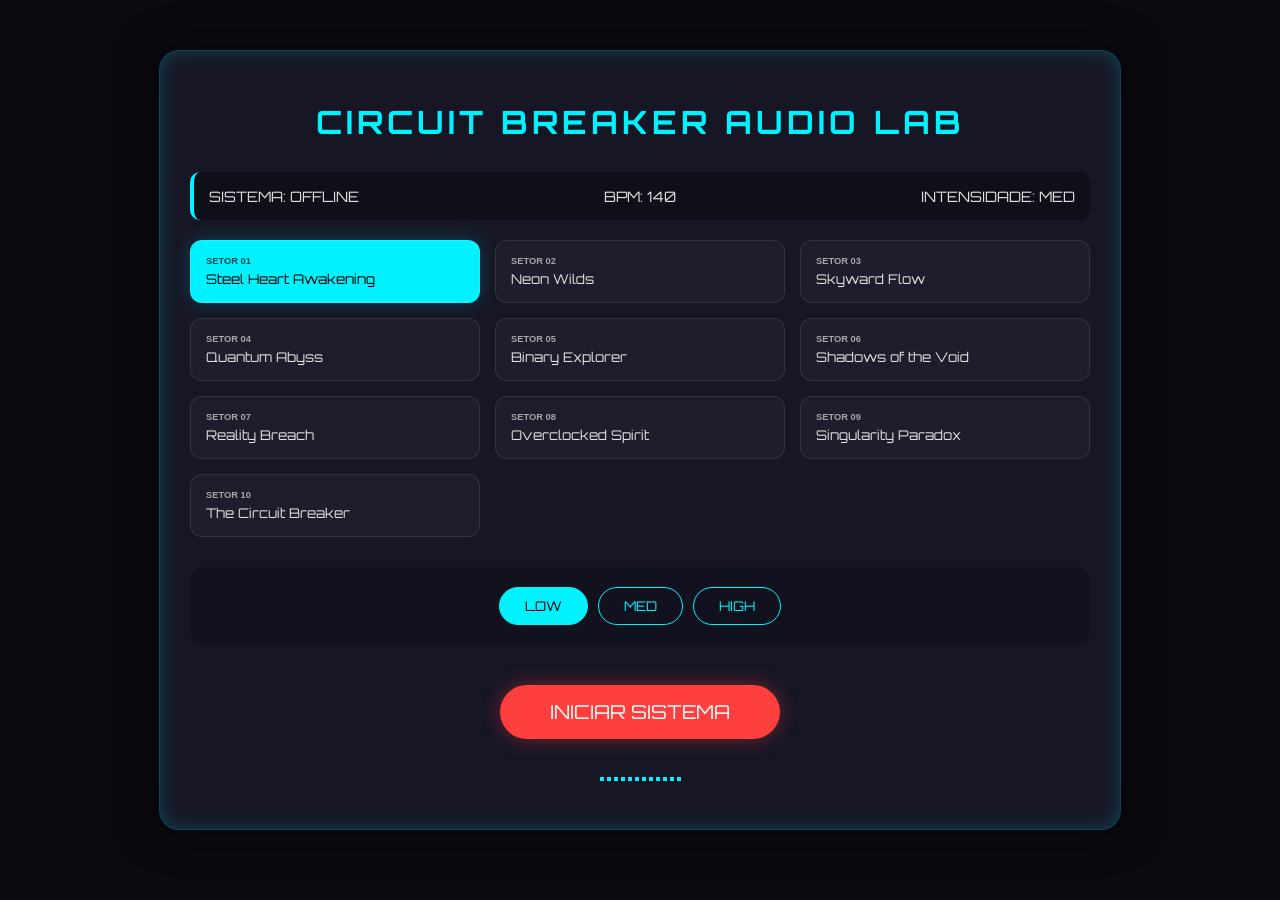
<file: music_player.html>
<!DOCTYPE html>
<html lang="pt-br">
<head>
    <meta charset="UTF-8">
    <meta name="viewport" content="width=device-width, initial-scale=1.0">
    <title>CIRCUIT BREAKER - Music Player</title>
    <link href="https://fonts.googleapis.com/css2?family=Orbitron:wght@400;700&family=Inter:wght@300;500&display=swap" rel="stylesheet">
    <style>
        :root {
            --bg: #0a0a0f;
            --panel: #161625;
            --accent: #00f2ff;
            --accent-dim: rgba(0, 242, 255, 0.2);
            --text: #e0e0e0;
            --red: #ff3e3e;
        }

        body {
            background: var(--bg);
            color: var(--text);
            font-family: 'Inter', sans-serif;
            margin: 0;
            display: flex;
            flex-direction: column;
            align-items: center;
            min-height: 100vh;
            overflow-x: hidden;
        }

        .container {
            max-width: 900px;
            width: 95%;
            margin-top: 50px;
            padding: 30px;
            background: var(--panel);
            border: 1px solid var(--accent-dim);
            border-radius: 20px;
            box-shadow: 0 0 40px rgba(0,0,0,0.5), inset 0 0 20px var(--accent-dim);
            position: relative;
        }

        h1 {
            font-family: 'Orbitron', sans-serif;
            color: var(--accent);
            text-align: center;
            letter-spacing: 4px;
            margin-bottom: 30px;
            text-transform: uppercase;
        }

        .status-bar {
            display: flex;
            justify-content: space-between;
            padding: 15px;
            background: rgba(0,0,0,0.3);
            border-radius: 10px;
            margin-bottom: 20px;
            font-family: 'Orbitron', monospace;
            font-size: 0.9em;
            border-left: 4px solid var(--accent);
        }

        .controls {
            display: grid;
            grid-template-columns: repeat(auto-fill, minmax(250px, 1fr));
            gap: 15px;
            margin-bottom: 30px;
        }

        .track-btn {
            background: rgba(255,255,255,0.03);
            border: 1px solid rgba(255,255,255,0.1);
            color: var(--text);
            padding: 15px;
            border-radius: 12px;
            cursor: pointer;
            text-align: left;
            transition: all 0.2s ease;
            display: flex;
            flex-direction: column;
            gap: 5px;
        }

        .track-btn:hover {
            background: var(--accent-dim);
            border-color: var(--accent);
            transform: translateY(-2px);
        }

        .track-btn.active {
            background: var(--accent);
            color: #000;
            box-shadow: 0 0 20px var(--accent-dim);
        }

        .track-btn span.sector {
            font-size: 0.7em;
            text-transform: uppercase;
            opacity: 0.7;
            font-weight: bold;
        }

        .track-btn span.title {
            font-family: 'Orbitron', sans-serif;
            font-size: 1em;
        }

        .intensity-selector {
            display: flex;
            gap: 10px;
            justify-content: center;
            margin-top: 20px;
            padding: 20px;
            background: rgba(0,0,0,0.2);
            border-radius: 15px;
        }

        .int-btn {
            background: none;
            border: 1px solid var(--accent);
            color: var(--accent);
            padding: 10px 25px;
            border-radius: 30px;
            cursor: pointer;
            font-family: 'Orbitron', sans-serif;
            transition: all 0.2s;
        }

        .int-btn.active {
            background: var(--accent);
            color: #000;
        }

        .master-controls {
            display: flex;
            justify-content: center;
            gap: 20px;
            margin-top: 40px;
        }

        #playStopBtn {
            background: var(--red);
            border: none;
            color: white;
            padding: 15px 50px;
            border-radius: 50px;
            font-family: 'Orbitron', sans-serif;
            font-size: 1.2em;
            cursor: pointer;
            box-shadow: 0 0 20px rgba(255, 62, 62, 0.4);
            transition: 0.3s;
        }

        #playStopBtn.playing {
            background: #444;
            box-shadow: none;
        }

        .visualizer {
            height: 40px;
            display: flex;
            align-items: center;
            justify-content: center;
            gap: 3px;
            margin-top: 20px;
        }

        .bar {
            width: 4px;
            background: var(--accent);
            height: 10%;
            transition: 0.1s;
        }
    </style>
</head>
<body>

    <div class="container">
        <h1>Circuit Breaker Audio Lab</h1>

        <div class="status-bar">
            <span id="currentStatus">SISTEMA: OFFLINE</span>
            <span id="currentBPM">BPM: ---</span>
            <span id="currentIntensity">INTENSIDADE: ---</span>
        </div>

        <div class="controls" id="trackGrid">
            <!-- Botões gerados via JS -->
        </div>

        <div class="intensity-selector">
            <button class="int-btn active" onclick="setIntensity(0)">LOW</button>
            <button class="int-btn" onclick="setIntensity(1)">MED</button>
            <button class="int-btn" onclick="setIntensity(2)">HIGH</button>
        </div>

        <div class="master-controls">
            <button id="playStopBtn" onclick="togglePlayback()">INICIAR SISTEMA</button>
        </div>

        <div class="visualizer" id="viz">
            <div class="bar"></div><div class="bar"></div><div class="bar"></div><div class="bar"></div>
            <div class="bar"></div><div class="bar"></div><div class="bar"></div><div class="bar"></div>
            <div class="bar"></div><div class="bar"></div><div class="bar"></div><div class="bar"></div>
        </div>
    </div>

    <!-- Mocks e Dependências -->
    <script>
        // Define AudioSys no escopo global antes dos scripts carregarem
        var audioCtx = null;
        window.AudioSys = {
            musicActive: false,
            currentThemeKey: 'industrial',
            musicIntensity: 0,
            current16thNote: 0,
            nextNoteTime: 0,
            tempoBPM: 120,
            musicGain: null,
            
            init() {
                if (audioCtx) return;
                audioCtx = window.audioCtx = new (window.AudioContext || window.webkitAudioContext)();
                this.musicGain = audioCtx.createGain();
                this.musicGain.gain.value = 0.5;
                this.musicGain.connect(audioCtx.destination);
            },

            resume() {
                if (audioCtx) audioCtx.resume();
            }
        };
    </script>

    <!-- Importa a lógica do jogo (Eles vão estender o window.AudioSys) -->
    <script src="js/audio/instruments.js"></script>
    <script src="js/audio/music.js"></script>

    <script>
        const tracks = [
            { id: 'industrial', sector: '01', title: 'Steel Heart Awakening' },
            { id: 'jungle', sector: '02', title: 'Neon Wilds' },
            { id: 'aero', sector: '03', title: 'Skyward Flow' },
            { id: 'aquatic', sector: '04', title: 'Quantum Abyss' },
            { id: 'adventure', sector: '05', title: 'Binary Explorer' },
            { id: 'void', sector: '06', title: 'Shadows of the Void' },
            { id: 'epic', sector: '07', title: 'Reality Breach' },
            { id: 'climax', sector: '08', title: 'Overclocked Spirit' },
            { id: 'singularity', sector: '09', title: 'Singularity Paradox' },
            { id: 'gothic', sector: '10', title: 'The Circuit Breaker' }
        ];

        const grid = document.getElementById('trackGrid');
        tracks.forEach(track => {
            const btn = document.createElement('button');
            btn.className = 'track-btn';
            btn.id = 'btn-' + track.id;
            btn.innerHTML = `
                <span class="sector">SETOR ${track.sector}</span>
                <span class="title">${track.title}</span>
            `;
            btn.onclick = () => selectTrack(track.id);
            grid.appendChild(btn);
        });

        function selectTrack(id) {
            AudioSys.currentThemeKey = id;
            document.querySelectorAll('.track-btn').forEach(b => b.classList.remove('active'));
            if (document.getElementById('btn-' + id)) {
                document.getElementById('btn-' + id).classList.add('active');
            }
            
            if (AudioSys.musicActive) {
                // Passa a string diretamente agora que o music.js suporta
                AudioSys.playGameMusic(id);
            }
            updateStatus();
        }

        function setIntensity(val) {
            AudioSys.setMusicIntensity(val);
            document.querySelectorAll('.int-btn').forEach((b, i) => {
                b.classList.toggle('active', i === val);
            });
            updateStatus();
        }

        function togglePlayback() {
            const btn = document.getElementById('playStopBtn');
            if (!AudioSys.musicActive) {
                AudioSys.init();
                AudioSys.resume();
                // O music.js usa playGameMusic para iniciar
                AudioSys.playGameMusic(); 
                btn.innerText = "PARAR SISTEMA";
                btn.classList.add('playing');
                document.getElementById('currentStatus').innerText = "SISTEMA: ONLINE";
                selectTrack(AudioSys.currentThemeKey);
                animateViz();
            } else {
                // Usa a função oficial de parar
                AudioSys.stopGameMusic();
                btn.innerText = "INICIAR SISTEMA";
                btn.classList.remove('playing');
                document.getElementById('currentStatus').innerText = "SISTEMA: OFFLINE";
            }
        }

        function updateStatus() {
            document.getElementById('currentBPM').innerText = `BPM: ${AudioSys.tempoBPM}`;
            const intNames = ["LOW", "MED", "HIGH"];
            document.getElementById('currentIntensity').innerText = `INTENSIDADE: ${intNames[AudioSys.musicIntensity]}`;
        }

        function animateViz() {
            if (!AudioSys.musicActive) return;
            const bars = document.querySelectorAll('.bar');
            bars.forEach(bar => {
                const h = Math.random() * 100;
                bar.style.height = h + '%';
                bar.style.opacity = 0.3 + (h/100);
            });
            setTimeout(animateViz, 100);
        }

        // Seleciona o primeiro por padrão
        selectTrack('industrial');
    </script>
</body>
</html>
</file>
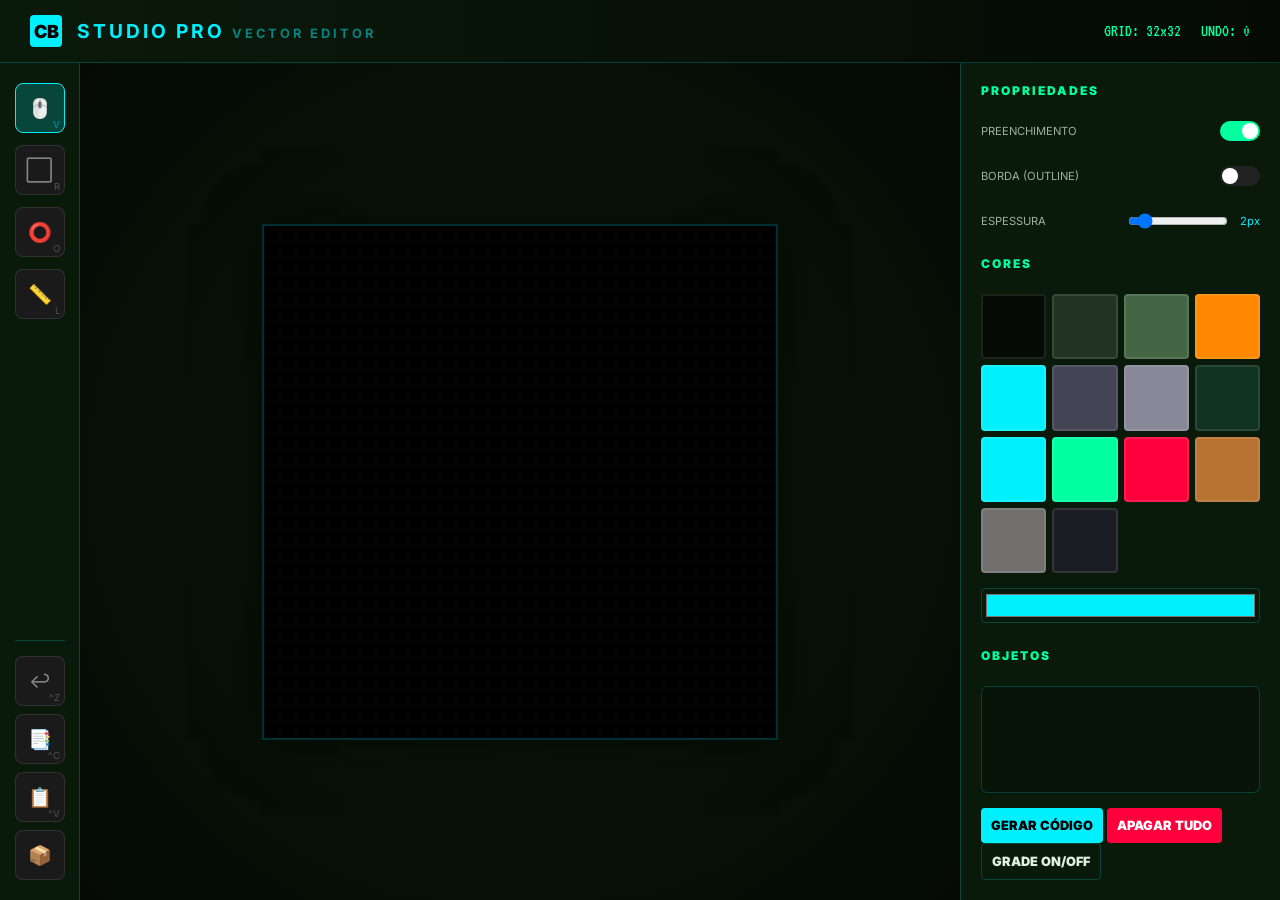
<file: tile_studio.html>
<!DOCTYPE html>
<html lang="pt-br">
<head>
    <meta charset="UTF-8">
    <meta name="viewport" content="width=device-width, initial-scale=1.0">
    <title>CIRCUIT BREAKER - Advanced Vector Studio</title>
    <link href="https://fonts.googleapis.com/css2?family=VT323&family=JetBrains+Mono:wght@400;700&family=Inter:wght@400;700;900&display=swap" rel="stylesheet">
    <style>
        :root {
            --bg-color: #050a05;
            --panel-color: #0a1a0a;
            --accent-color: #00f0ff;
            --secondary-color: #00ff9f;
            --danger-color: #ff003c;
            --text-color: #e0f0e0;
            --border-color: rgba(0, 240, 255, 0.2);
            --tool-bg: #1a1a1a;
        }

        * { box-sizing: border-box; }

        body {
            background-color: var(--bg-color);
            color: var(--text-color);
            font-family: 'Inter', sans-serif;
            margin: 0;
            height: 100vh;
            display: flex;
            flex-direction: column;
            overflow: hidden;
        }

        header {
            padding: 15px 30px;
            background: linear-gradient(to right, #0a1a0a, #050a05);
            border-bottom: 1px solid var(--border-color);
            display: flex;
            justify-content: space-between;
            align-items: center;
            z-index: 10;
        }

        h1 { margin: 0; font-size: 1.2rem; text-transform: uppercase; letter-spacing: 3px; color: var(--accent-color); }

        .main-container { display: flex; flex: 1; overflow: hidden; }

        /* --- Toolbar --- */
        .toolbar {
            width: 80px;
            background: var(--panel-color);
            border-right: 1px solid var(--border-color);
            display: flex;
            flex-direction: column;
            align-items: center;
            padding: 20px 0;
            gap: 12px;
        }

        .tool-btn {
            width: 50px;
            height: 50px;
            background: var(--tool-bg);
            border: 1px solid rgba(255,255,255,0.1);
            border-radius: 8px;
            cursor: pointer;
            display: flex;
            align-items: center;
            justify-content: center;
            transition: all 0.2s;
            color: #888;
            font-size: 1.2rem;
            position: relative;
        }

        .tool-btn:hover { border-color: var(--accent-color); color: var(--accent-color); }
        .tool-btn.active { background: rgba(0, 240, 255, 0.2); border-color: var(--accent-color); color: var(--accent-color); }
        
        .tool-btn::after {
            content: attr(data-key);
            position: absolute;
            bottom: 2px;
            right: 4px;
            font-size: 0.6rem;
            opacity: 0.5;
        }

        /* --- Workspace --- */
        .workspace {
            flex: 1;
            display: flex;
            align-items: center;
            justify-content: center;
            background: radial-gradient(circle, #0a1a0a 0%, #050a05 100%);
            position: relative;
            overflow: auto;
        }

        .canvas-container {
            position: relative;
            box-shadow: 0 0 50px rgba(0,0,0,0.5);
            border: 2px solid var(--border-color);
            background: #000;
        }

        canvas { display: block; image-rendering: auto; }

        /* --- Right Panel --- */
        .inspector {
            width: 320px;
            background: var(--panel-color);
            border-left: 1px solid var(--border-color);
            display: flex;
            flex-direction: column;
            padding: 20px;
            gap: 15px;
            overflow-y: auto;
        }

        .section-title {
            font-size: 0.75rem;
            text-transform: uppercase;
            letter-spacing: 2px;
            color: var(--secondary-color);
            margin-bottom: 8px;
            font-weight: 900;
        }

        .color-grid { display: grid; grid-template-columns: repeat(4, 1fr); gap: 6px; }
        .color-swatch { aspect-ratio: 1; border-radius: 4px; cursor: pointer; border: 2px solid rgba(255,255,255,0.1); }
        .color-swatch.active { border-color: var(--accent-color); box-shadow: 0 0 10px var(--accent-color); }
        .custom-color { width: 100%; height: 35px; background: transparent; border: 1px solid var(--border-color); border-radius: 4px; cursor: pointer; }

        .property-row { display: flex; align-items: center; gap: 10px; margin-bottom: 10px; }
        .property-row label { font-size: 0.7rem; text-transform: uppercase; opacity: 0.7; flex: 1; }
        .toggle-switch {
            width: 40px;
            height: 20px;
            background: #222;
            border-radius: 10px;
            position: relative;
            cursor: pointer;
            transition: background 0.3s;
        }
        .toggle-switch.on { background: var(--secondary-color); }
        .toggle-switch::after {
            content: '';
            position: absolute;
            top: 2px;
            left: 2px;
            width: 16px;
            height: 16px;
            background: white;
            border-radius: 50%;
            transition: left 0.3s;
        }
        .toggle-switch.on::after { left: 22px; }

        .object-list { flex: 1; border: 1px solid var(--border-color); border-radius: 6px; background: rgba(0,0,0,0.2); overflow-y: auto; }
        .object-item { padding: 8px 12px; border-bottom: 1px solid rgba(255,255,255,0.05); display: flex; align-items: center; gap: 10px; font-size: 0.75rem; cursor: pointer; }
        .object-item:hover { background: rgba(255,255,255,0.05); }
        .object-item.selected { background: rgba(0, 240, 255, 0.1); border-left: 3px solid var(--accent-color); }

        .btn { padding: 10px; border-radius: 4px; border: none; cursor: pointer; font-weight: 900; text-transform: uppercase; font-family: 'Inter', sans-serif; transition: all 0.2s; font-size: 0.8rem; }
        .btn-primary { background: var(--accent-color); color: #000; }
        .btn-primary:hover { background: #fff; box-shadow: 0 0 15px var(--accent-color); }
        .btn-secondary { background: transparent; border: 1px solid var(--border-color); color: var(--text-color); }
        .btn-danger { background: var(--danger-color); color: white; }

        /* --- Modals --- */
        .overlay { position: fixed; top: 0; left: 0; width: 100%; height: 100%; background: rgba(0,0,0,0.9); display: none; align-items: center; justify-content: center; z-index: 100; padding: 50px; }
        .modal { background: var(--panel-color); border: 1px solid var(--accent-color); width: 100%; max-width: 600px; max-height: 80vh; display: flex; flex-direction: column; border-radius: 8px; overflow: hidden; }
        .modal-body { padding: 20px; overflow-y: auto; }
        pre { background: #000; padding: 15px; border-radius: 4px; color: var(--secondary-color); font-family: 'JetBrains Mono', monospace; font-size: 0.8rem; margin: 0; overflow: auto; }

        #notification { position: fixed; bottom: 20px; right: 20px; background: var(--secondary-color); color: #000; padding: 10px 20px; border-radius: 4px; font-weight: bold; opacity: 0; transform: translateY(20px); transition: all 0.3s; pointer-events: none; z-index: 200; }
        #notification.show { opacity: 1; transform: translateY(0); }

        .preset-grid { display: grid; grid-template-columns: repeat(2, 1fr); gap: 10px; margin-top: 10px; }
        .preset-card { background: rgba(255,255,255,0.05); padding: 15px; border-radius: 6px; cursor: pointer; border: 1px solid transparent; transition: all 0.2s; text-align: center; }
        .preset-card:hover { background: rgba(0,240,255,0.1); border-color: var(--accent-color); }
    </style>
</head>
<body>

<header>
    <div style="display: flex; align-items: center; gap: 15px;">
        <div style="width: 32px; height: 32px; background: var(--accent-color); border-radius: 4px; display: flex; align-items: center; justify-content: center; color: #000; font-weight: 900; font-size: 18px;">CB</div>
        <h1>Studio Pro <span style="opacity: 0.5; font-size: 0.8rem;">VECTOR EDITOR</span></h1>
    </div>
    <div style="font-family: 'VT323', monospace; color: var(--secondary-color); font-size: 1.1rem; display: flex; gap: 20px;">
        <span>GRID: 32x32</span>
        <span id="historyInfo">UNDO: 0</span>
    </div>
</header>

<div class="main-container">
    <div class="toolbar">
        <div class="tool-btn active" id="tool-select" onclick="setTool('select')" data-key="V" title="Selecionar (V)">🖱️</div>
        <div class="tool-btn" id="tool-rect" onclick="setTool('rect')" data-key="R" title="Retângulo (R)">⬜</div>
        <div class="tool-btn" id="tool-ellipse" onclick="setTool('ellipse')" data-key="O" title="Elipse (O)">⭕</div>
        <div class="tool-btn" id="tool-line" onclick="setTool('line')" data-key="L" title="Linha (L)">📏</div>
        
        <div style="margin-top: auto; border-top: 1px solid var(--border-color); padding-top: 15px; display: flex; flex-direction: column; gap: 8px;">
            <div class="tool-btn" onclick="undo()" data-key="^Z" title="Desfazer (Ctrl+Z)">↩️</div>
            <div class="tool-btn" onclick="copySelected()" data-key="^C" title="Copiar (Ctrl+C)">📑</div>
            <div class="tool-btn" onclick="pasteSelected()" data-key="^V" title="Colar (Ctrl+V)">📋</div>
            <div class="tool-btn" onclick="openPresets()" title="Presets">📦</div>
        </div>
    </div>

    <div class="workspace">
        <div class="canvas-container" id="canvasContainer">
            <canvas id="mainCanvas" width="512" height="512"></canvas>
            <canvas id="gridCanvas" width="512" height="512" style="position: absolute; top:0; left:0; pointer-events:none; opacity: 0.3;"></canvas>
        </div>
    </div>

    <div class="inspector">
        <div class="section-title">Propriedades</div>
        <div class="property-row">
            <label>Preenchimento</label>
            <div id="fillToggle" class="toggle-switch on" onclick="toggleProperty('fill')"></div>
        </div>
        <div class="property-row">
            <label>Borda (Outline)</label>
            <div id="strokeToggle" class="toggle-switch" onclick="toggleProperty('stroke')"></div>
        </div>
        <div class="property-row">
            <label>Espessura</label>
            <input type="range" id="thicknessRange" min="1" max="10" value="2" style="width: 100px;" oninput="updateThickness(this.value)">
            <span id="thicknessValue" style="font-size: 0.7rem; color: var(--accent-color);">2px</span>
        </div>

        <div class="section-title">Cores</div>
        <div class="color-grid" id="paletteGrid"></div>
        <input type="color" id="customColor" class="custom-color" value="#00f0ff" oninput="selectColor(this.value, 'custom')">

        <div class="section-title" style="margin-top:10px;">Objetos</div>
        <div class="object-list" id="objectList"></div>

        <div class="actions">
            <button class="btn btn-primary" onclick="generateCode()">Gerar Código</button>
            <button class="btn btn-danger" onclick="clearCanvas()">Apagar Tudo</button>
            <button class="btn btn-secondary" onclick="toggleGrid()">Grade ON/OFF</button>
        </div>
    </div>
</div>

<div id="codeOverlay" class="overlay">
    <div class="modal">
        <div style="padding: 15px 25px; border-bottom: 1px solid var(--border-color); display: flex; justify-content: space-between; align-items: center;">
            <h3 style="margin:0; color:var(--accent-color);">Exportar Código</h3>
            <button class="btn btn-secondary" style="padding: 5px 10px;" onclick="closeModal('codeOverlay')">X</button>
        </div>
        <div class="modal-body">
            <input type="text" id="funcNameInput" value="drawCustomTile" style="width:100%; background: #000; border: 1px solid var(--border-color); color: var(--accent-color); padding: 8px; margin-bottom: 10px; font-family: 'JetBrains Mono', monospace; border-radius: 4px;" oninput="updateExportedCode()">
            <pre id="codeOutput"></pre>
        </div>
        <div style="padding: 15px; border-top: 1px solid var(--border-color); display: flex; gap: 10px;">
            <button class="btn btn-primary" style="flex:1;" onclick="copyCode()">Copiar Código</button>
        </div>
    </div>
</div>

<div id="presetsOverlay" class="overlay">
    <div class="modal" style="max-width: 450px;">
        <div style="padding: 15px 25px; border-bottom: 1px solid var(--border-color); display: flex; justify-content: space-between; align-items: center;">
            <h3 style="margin:0; color:var(--secondary-color);">Presets do Jogo</h3>
            <button class="btn btn-secondary" style="padding: 5px 10px;" onclick="closeModal('presetsOverlay')">X</button>
        </div>
        <div class="modal-body">
            <p style="font-size: 0.8rem; opacity: 0.7;">Selecione um base para começar:</p>
            <div class="preset-grid">
                <div class="preset-card" onclick="loadPreset('floor')">🏗️<br>Chão Industrial</div>
                <div class="preset-card" onclick="loadPreset('wall')">🧱<br>Parede Metal</div>
                <div class="preset-card" onclick="loadPreset('ceiling')">🛸<br>Teto / Estrutura</div>
                <div class="preset-card" onclick="loadPreset('glass')">💎<br>Painel Vidro</div>
            </div>
        </div>
    </div>
</div>

<div id="notification">Copiado!</div>

<script>
    const COLORS = {
        bg: '#050a05', wall: '#223322', wallEdge: '#446644', robotBody: '#ff8800',
        robotEye: '#00f0ff', block: '#444455', blockEdge: '#888899', wire: '#113322',
        coreBlue: '#00f0ff', coreTargetPowered: '#00ff9f', danger: '#ff003c',
        copper: '#b87333', steel: '#71706e', darkSteel: '#1c1c24'
    };

    const TILE_SIZE = 32;
    const SCALE = 16;
    const canvas = document.getElementById('mainCanvas');
    const ctx = canvas.getContext('2d');
    const gCanvas = document.getElementById('gridCanvas');
    const gCtx = gCanvas.getContext('2d');

    let objects = [];
    let undoStack = [];
    let clipboard = null;
    let selectedId = null;
    let currentTool = 'rect';
    let currentColor = '#223322';
    let currentProps = { fill: true, stroke: false, thickness: 2 };
    
    let isDragging = false;
    let isResizing = false;
    let activeHandle = null;
    let dragStart = { x: 0, y: 0 };
    let tempObj = null;
    let showGrid = true;

    function init() {
        const palette = document.getElementById('paletteGrid');
        Object.entries(COLORS).forEach(([name, hex]) => {
            const div = document.createElement('div');
            div.className = 'color-swatch';
            div.style.backgroundColor = hex;
            div.onclick = () => selectColor(hex);
            palette.appendChild(div);
        });

        drawGrid();
        canvas.addEventListener('mousedown', onMouseDown);
        canvas.addEventListener('mousemove', onMouseMove);
        window.addEventListener('mouseup', onMouseUp);
        
        window.addEventListener('keydown', e => {
            if (e.key === 'Delete') deleteSelected();
            if (e.key === 'z' && e.ctrlKey) { e.preventDefault(); undo(); }
            if (e.key === 'c' && e.ctrlKey) { e.preventDefault(); copySelected(); }
            if (e.key === 'v' && e.ctrlKey) { e.preventDefault(); pasteSelected(); }
            if (e.key === 'r') setTool('rect');
            if (e.key === 'o') setTool('ellipse');
            if (e.key === 'l') setTool('line');
            if (e.key === 'v') setTool('select');
        });

        saveState(); // Save empty initial state
        render();
    }

    function saveState() {
        undoStack.push(JSON.stringify(objects));
        if (undoStack.length > 50) undoStack.shift();
        document.getElementById('historyInfo').innerText = `UNDO: ${undoStack.length - 1}`;
    }

    function undo() {
        if (undoStack.length > 1) {
            undoStack.pop(); // Remove current state
            objects = JSON.parse(undoStack[undoStack.length - 1]);
            selectedId = null;
            render();
            updateObjectList();
            showNotification('Undo!');
        }
    }

    function setTool(tool) {
        currentTool = tool;
        document.querySelectorAll('.tool-btn').forEach(b => b.classList.remove('active'));
        document.getElementById('tool-' + tool).classList.add('active');
        if (tool !== 'select') selectedId = null;
        render();
    }

    function toggleProperty(prop) {
        currentProps[prop] = !currentProps[prop];
        document.getElementById(prop + 'Toggle').classList.toggle('on', currentProps[prop]);
        if (selectedId !== null) {
            objects[selectedId][prop] = currentProps[prop];
            render();
        }
    }

    function selectColor(hex) {
        currentColor = hex;
        document.getElementById('customColor').value = hex;
        if (selectedId !== null) {
            objects[selectedId].color = hex;
            render();
        }
    }

    function updateThickness(val) {
        currentProps.thickness = parseInt(val);
        document.getElementById('thicknessValue').innerText = val + 'px';
        if (selectedId !== null) {
            objects[selectedId].thickness = currentProps.thickness;
            render();
        }
    }

    function getHandleAt(x, y, o) {
        const s = SCALE;
        const margin = 0.5; // Snap margin
        const handles = [
            { x: o.x, y: o.y, type: 'nw' },
            { x: o.x + o.w/2, y: o.y, type: 'n' },
            { x: o.x + o.w, y: o.y, type: 'ne' },
            { x: o.x + o.w, y: o.y + o.h/2, type: 'e' },
            { x: o.x + o.w, y: o.y + o.h, type: 'se' },
            { x: o.x + o.w/2, y: o.y + o.h, type: 's' },
            { x: o.x, y: o.y + o.h, type: 'sw' },
            { x: o.x, y: o.y + o.h/2, type: 'w' }
        ];
        return handles.find(h => Math.abs(x - h.x) < margin && Math.abs(y - h.y) < margin);
    }

    function onMouseDown(e) {
        const rect = canvas.getBoundingClientRect();
        const x = Math.floor((e.clientX - rect.left) / SCALE);
        const y = Math.floor((e.clientY - rect.top) / SCALE);
        dragStart = { x, y };
        isDragging = true;

        if (currentTool === 'select') {
            if (selectedId !== null) {
                const handle = getHandleAt((e.clientX - rect.left) / SCALE, (e.clientY - rect.top) / SCALE, objects[selectedId]);
                if (handle) {
                    isResizing = true;
                    activeHandle = handle.type;
                    saveState();
                    return;
                }
            }

            // Click object
            let foundId = null;
            for (let i = objects.length - 1; i >= 0; i--) {
                const o = objects[i];
                if (o.type === 'line') {
                    // Line selection is tricky, simplified here
                    if (Math.abs(x - o.x) < 2 && Math.abs(y - o.y) < 2) { foundId = i; break; }
                } else if (x >= o.x && x < o.x + o.w && y >= o.y && y < o.y + o.h) {
                    foundId = i; break;
                }
            }
            if (foundId !== null) {
                selectedId = foundId;
                const o = objects[foundId];
                currentColor = o.color;
                currentProps.fill = !!o.fill;
                currentProps.stroke = !!o.stroke;
                currentProps.thickness = o.thickness || 2;
                document.getElementById('fillToggle').classList.toggle('on', currentProps.fill);
                document.getElementById('strokeToggle').classList.toggle('on', currentProps.stroke);
                document.getElementById('thicknessRange').value = currentProps.thickness;
                document.getElementById('thicknessValue').innerText = currentProps.thickness + 'px';
            } else {
                selectedId = null;
            }
            if (selectedId !== null) saveState();
            updateObjectList();
        } else {
            saveState();
            tempObj = { 
                type: currentTool, x, y, w: 1, h: 1, 
                color: currentColor, fill: currentProps.fill, stroke: currentProps.stroke,
                thickness: currentProps.thickness
            };
        }
        render();
    }

    function onMouseMove(e) {
        const rect = canvas.getBoundingClientRect();
        const x = Math.floor((e.clientX - rect.left) / SCALE);
        const y = Math.floor((e.clientY - rect.top) / SCALE);

        if (isDragging) {
            if (currentTool === 'select' && selectedId !== null) {
                const o = objects[selectedId];
                if (isResizing) {
                    if (activeHandle.includes('e')) o.w = Math.max(1, x - o.x + 1);
                    if (activeHandle.includes('w')) { const oldX = o.x; o.x = x; o.w = Math.max(1, o.w + (oldX - x)); }
                    if (activeHandle.includes('s')) o.h = Math.max(1, y - o.y + 1);
                    if (activeHandle.includes('n')) { const oldY = o.y; o.y = y; o.h = Math.max(1, o.h + (oldY - y)); }
                } else {
                    const dx = x - dragStart.x;
                    const dy = y - dragStart.y;
                    if (dx !== 0 || dy !== 0) {
                        o.x += dx; o.y += dy;
                        if (o.type === 'line') { o.x2 += dx; o.y2 += dy; }
                        dragStart = { x, y };
                    }
                }
            } else if (tempObj) {
                if (tempObj.type === 'line') {
                    tempObj.x2 = x; tempObj.y2 = y;
                } else {
                    const curW = x - tempObj.x;
                    const curH = y - tempObj.y;
                    tempObj.w = curW >= 0 ? curW + 1 : curW - 1;
                    tempObj.h = curH >= 0 ? curH + 1 : curH - 1;
                }
            }
            render();
        }
    }

    function onMouseUp() {
        if (isDragging && tempObj) {
            if (tempObj.type !== 'line') {
                if (tempObj.w < 0) { tempObj.x += tempObj.w + 1; tempObj.w = Math.abs(tempObj.w); }
                if (tempObj.h < 0) { tempObj.y += tempObj.h + 1; tempObj.h = Math.abs(tempObj.h); }
            } else {
                // Line has x,y,x2,y2
                tempObj.w = Math.abs(tempObj.x2 - tempObj.x) || 1;
                tempObj.h = Math.abs(tempObj.y2 - tempObj.y) || 1;
            }
            objects.push(tempObj);
            selectedId = objects.length - 1;
            tempObj = null;
            updateObjectList();
        }
        isDragging = false;
        isResizing = false;
        activeHandle = null;
        render();
    }

    function render() {
        ctx.clearRect(0, 0, canvas.width, canvas.height);
        objects.forEach((o, i) => {
            drawObject(ctx, o, SCALE);
            if (i === selectedId) drawTransformBox(o);
        });
        if (tempObj) {
            ctx.globalAlpha = 0.5;
            drawObject(ctx, tempObj, SCALE);
            ctx.globalAlpha = 1.0;
        }
    }

    function drawObject(targetCtx, o, s) {
        targetCtx.fillStyle = o.color;
        targetCtx.strokeStyle = o.color;
        targetCtx.lineWidth = o.thickness || 2;

        if (o.type === 'rect') {
            if (o.fill) targetCtx.fillRect(o.x * s, o.y * s, o.w * s, o.h * s);
            if (o.stroke) {
                const lw = (o.thickness || 2);
                targetCtx.lineWidth = lw;
                targetCtx.strokeRect(o.x * s + lw/2, o.y * s + lw/2, o.w * s - lw, o.h * s - lw);
            }
        } else if (o.type === 'ellipse') {
            targetCtx.beginPath();
            targetCtx.ellipse((o.x + o.w/2) * s, (o.y + o.h/2) * s, Math.abs(o.w/2) * s, Math.abs(o.h/2) * s, 0, 0, Math.PI * 2);
            if (o.fill) targetCtx.fill();
            if (o.stroke) targetCtx.stroke();
        } else if (o.type === 'line') {
            targetCtx.beginPath();
            targetCtx.moveTo(o.x * s, o.y * s);
            targetCtx.lineTo(o.x2 * s, o.y2 * s);
            targetCtx.stroke();
        }
    }

    function drawTransformBox(o) {
        const s = SCALE;
        ctx.strokeStyle = '#00f0ff';
        ctx.lineWidth = 1;
        ctx.setLineDash([5, 5]);
        ctx.strokeRect(o.x * s, o.y * s, o.w * s, o.h * s);
        ctx.setLineDash([]);
        
        // Handles
        ctx.fillStyle = '#fff';
        const hs = 6;
        const pts = [
            [o.x, o.y], [o.x+o.w/2, o.y], [o.x+o.w, o.y],
            [o.x+o.w, o.y+o.h/2], [o.x+o.w, o.y+o.h], [o.x+o.w/2, o.y+o.h],
            [o.x, o.y+o.h], [o.x, o.y+o.h/2]
        ];
        pts.forEach(p => ctx.fillRect(p[0]*s - hs/2, p[1]*s - hs/2, hs, hs));
    }

    function updateObjectList() {
        const list = document.getElementById('objectList');
        list.innerHTML = '';
        objects.forEach((o, i) => {
            const div = document.createElement('div');
            div.className = 'object-item' + (i === selectedId ? ' selected' : '');
            div.innerHTML = `<div style="width:12px;height:12px;background:${o.color};"></div> <span>${o.type.toUpperCase()} #${i}</span>`;
            div.onclick = () => { selectedId = i; render(); updateObjectList(); };
            list.prepend(div);
        });
    }

    function deleteSelected() { if (selectedId !== null) { saveState(); objects.splice(selectedId, 1); selectedId = null; render(); updateObjectList(); } }

    function copySelected() { if (selectedId !== null) { clipboard = JSON.stringify(objects[selectedId]); showNotification('Copiado!'); } }
    function pasteSelected() {
        if (clipboard) {
            saveState();
            const obj = JSON.parse(clipboard);
            obj.x += 2; obj.y += 2;
            if (obj.x2) { obj.x2 += 2; obj.y2 += 2; }
            objects.push(obj);
            selectedId = objects.length - 1;
            render(); updateObjectList();
            showNotification('Colado!');
        }
    }

    function openPresets() { document.getElementById('presetsOverlay').style.display = 'flex'; }
    function loadPreset(type) {
        saveState();
        objects = [];
        if (type === 'floor') {
            // Game Floor: Copper tones with bevel and 4 rivets
            const copperBase = '#2d2621'; 
            const copperHighlight = '#423830'; 
            objects.push({ type: 'rect', x: 0, y: 0, w: 32, h: 32, color: copperBase, fill: true });
            // Bevel (Inner stroke effect)
            objects.push({ type: 'rect', x: 0, y: 0, w: 32, h: 1, color: copperHighlight, fill: true }); // Top
            objects.push({ type: 'rect', x: 0, y: 0, w: 1, h: 32, color: copperHighlight, fill: true }); // Left
            // 4 Rivets
            const rivetColor = '#1a1613';
            objects.push({ type: 'rect', x: 4, y: 4, w: 2, h: 2, color: rivetColor, fill: true });
            objects.push({ type: 'rect', x: 26, y: 4, w: 2, h: 2, color: rivetColor, fill: true });
            objects.push({ type: 'rect', x: 4, y: 26, w: 2, h: 2, color: rivetColor, fill: true });
            objects.push({ type: 'rect', x: 26, y: 26, w: 2, h: 2, color: rivetColor, fill: true });
        } else if (type === 'wall') {
            // Game Wall Face (Variant 0)
            objects.push({ type: 'rect', x: 0, y: 0, w: 32, h: 32, color: '#1c1c24', fill: true });
            objects.push({ type: 'rect', x: 1, y: 1, w: 30, h: 30, color: '#2d2d3b', fill: true });
            // 4 Rivets
            const rivetColor = '#3a3a4a';
            objects.push({ type: 'rect', x: 4, y: 4, w: 2, h: 2, color: rivetColor, fill: true });
            objects.push({ type: 'rect', x: 26, y: 4, w: 2, h: 2, color: rivetColor, fill: true });
            objects.push({ type: 'rect', x: 4, y: 26, w: 2, h: 2, color: rivetColor, fill: true });
            objects.push({ type: 'rect', x: 26, y: 26, w: 2, h: 2, color: rivetColor, fill: true });
            // Bottom shadow (2px)
            objects.push({ type: 'rect', x: 0, y: 30, w: 32, h: 2, color: '#11111a', fill: true });
        } else if (type === 'ceiling') {
            // Game Ceiling
            objects.push({ type: 'rect', x: 0, y: 0, w: 32, h: 32, color: '#20202b', fill: true });
            // Bevel (Top/Left highlight - 2px)
            objects.push({ type: 'rect', x: 0, y: 0, w: 32, h: 2, color: '#252531', fill: true });
            objects.push({ type: 'rect', x: 0, y: 0, w: 2, h: 32, color: '#252531', fill: true });
            // Shadows (Bottom/Right - 2px)
            objects.push({ type: 'rect', x: 0, y: 30, w: 32, h: 2, color: '#0f0f14', fill: true });
            objects.push({ type: 'rect', x: 30, y: 0, w: 2, h: 32, color: '#0f0f14', fill: true });
            // Center rivet
            objects.push({ type: 'rect', x: 14, y: 14, w: 4, h: 4, color: '#050505', fill: true });
        } else if (type === 'glass') {
            // Glass Wall
            objects.push({ type: 'rect', x: 0, y: 0, w: 32, h: 32, color: 'rgba(0,150,255,0.1)', fill: true });
            objects.push({ type: 'rect', x: 0, y: 0, w: 32, h: 32, color: 'rgba(0,0,0,0.2)', fill: false, stroke: true });
            // Static Reflection lines
            objects.push({ type: 'rect', x: 10, y: 10, w: 2, h: 12, color: 'rgba(255,255,255,0.3)', fill: true });
            objects.push({ type: 'rect', x: 20, y: 4, w: 1, h: 6, color: 'rgba(255,255,255,0.2)', fill: true });
        }
        closeModal('presetsOverlay');
        render(); updateObjectList();
    }

    function generateCode() { updateExportedCode(); document.getElementById('codeOverlay').style.display = 'flex'; }
    function updateExportedCode() {
        const funcName = document.getElementById('funcNameInput').value || "drawCustomTile";
        let innerCode = "// Advanced Vector Tile\n";
        objects.forEach(o => {
            let colorVal = o.color;
            for(const [name, hex] of Object.entries(COLORS)) if (hex.toLowerCase() === o.color.toLowerCase()) colorVal = `COLORS.${name}`;
            innerCode += `this.ctx.fillStyle = this.ctx.strokeStyle = ${colorVal.startsWith('COLORS') ? colorVal : "'" + colorVal + "'"};\nthis.ctx.lineWidth = ${o.thickness || 2};\n`;
            if (o.type === 'rect') {
                if (o.fill) innerCode += `this.ctx.fillRect(px + ${o.x}, py + ${o.y}, ${o.w}, ${o.h});\n`;
                if (o.stroke) innerCode += `this.ctx.strokeRect(px + ${o.x}, py + ${o.y}, ${o.w}, ${o.h});\n`;
            } else if (o.type === 'ellipse') {
                innerCode += `this.ctx.beginPath(); this.ctx.ellipse(px + ${o.x + o.w/2}, py + ${o.y + o.h/2}, ${Math.abs(o.w/2)}, ${Math.abs(o.h/2)}, 0, 0, Math.PI * 2);\n`;
                if (o.fill) innerCode += `this.ctx.fill();\n`;
                if (o.stroke) innerCode += `this.ctx.stroke();\n`;
            } else if (o.type === 'line') {
                innerCode += `this.ctx.beginPath(); this.ctx.moveTo(px + ${o.x}, py + ${o.y}); this.ctx.lineTo(px + ${o.x2}, py + ${o.y2}); this.ctx.stroke();\n`;
            }
            innerCode += "\n";
        });
        document.getElementById('codeOutput').innerText = `${funcName}(x, y) {\n    const px = x * this.tileSize; const py = y * this.tileSize;\n    ${innerCode.split('\n').join('\n    ')}\n}`;
    }

    function closeModal(id) { document.getElementById(id).style.display = 'none'; }
    function copyCode() { navigator.clipboard.writeText(document.getElementById('codeOutput').innerText); showNotification('Copiado!'); }
    function showNotification(msg) { const n = document.getElementById('notification'); n.innerText = msg; n.classList.add('show'); setTimeout(() => n.classList.remove('show'), 2000); }
    function toggleGrid() { showGrid = !showGrid; drawGrid(); }
    function drawGrid() { gCtx.clearRect(0,0,512,512); if(!showGrid) return; gCtx.strokeStyle='rgba(255,255,255,0.1)'; for(let i=0;i<=32;i++){ gCtx.beginPath();gCtx.moveTo(i*16,0);gCtx.lineTo(i*16,512);gCtx.stroke(); gCtx.beginPath();gCtx.moveTo(0,i*16);gCtx.lineTo(512,i*16);gCtx.stroke(); } }

    init();
</script>

</body>
</html>
</file>
<file: css/style.css>
:root {
    --bg-color: #050a05;
    --neon-blue: #00f0ff;
    --neon-orange: #ff8800;
    --neon-green: #00ff9f;
    --neon-red: #ff003c;
    --ui-text: #00ff9f;
}

body {
    margin: 0;
    padding: 0;
    background-color: #000;
    display: flex;
    justify-content: center;
    align-items: center;
    height: 100vh;
    font-family: 'VT323', monospace;
    overflow: hidden;
    user-select: none;
}

#game-container {
    position: relative;
    width: 640px;
    height: 480px;
    background-color: var(--bg-color);
    box-shadow: 0 0 20px var(--neon-blue), inset 0 0 50px #000;
    border: 4px solid #222;
    border-radius: 4px;
    overflow: hidden;
}

#gameCanvas {
    width: 640px;
    height: 480px;
    display: block;
    image-rendering: pixelated; /* Essential for crisp pixel art */
}

/* Screen Overlay (Game Over / Level Complete) */
#screen-overlay {
    position: absolute;
    top: 0;
    left: 0;
    width: 640px;
    height: 480px;
    background: rgba(0, 0, 0, 0.85);
    display: flex;
    flex-direction: column;
    justify-content: center;
    align-items: center;
    z-index: 10;
}

#screen-overlay.hidden {
    display: none;
}

#overlay-title {
    font-size: 64px;
    margin: 0;
    text-shadow: 0 0 20px var(--neon-blue);
}

#overlay-title.game-over {
    color: var(--neon-red);
    text-shadow: 0 0 20px var(--neon-red);
}

#overlay-title.victory {
    color: var(--neon-green);
    text-shadow: 0 0 20px var(--neon-green);
}

#overlay-text {
    font-size: 24px;
    color: #fff;
    margin-top: 20px;
    animation: blink 1s infinite;
}

@keyframes blink {
    0%, 100% { opacity: 1; }
    50% { opacity: 0; }
}

/* CRT Scanlines Effect */
.scanlines {
    position: absolute;
    top: 0;
    left: 0;
    width: 100%;
    height: 100%;
    background: linear-gradient(
        to bottom,
        rgba(255,255,255,0),
        rgba(255,255,255,0) 50%,
        rgba(0,0,0,0.1) 50%,
        rgba(0,0,0,0.1)
    );
    background-size: 100% 4px;
    pointer-events: none;
    z-index: 20;
    opacity: 0.6;
}
</file>
<file: css/dialogue.css>
:root {
    --hud-green: #00ff6a;
    --hud-cyan: #00a2ff;
    --hud-yellow: #ff8c00;
    --hud-magenta: #ff006a;
    --hud-bg: rgba(5, 10, 15, 0.4);
}

/* Themes mapping */
.tippy-box[data-theme~='ai-voice-box'] { 
    --theme-color: var(--hud-cyan); 
    --theme-glow: rgba(0, 162, 255, 0.5);
    --style-class: style-blue;
}
.tippy-box[data-theme~='alert-voice-box'] { 
    --theme-color: var(--hud-yellow); 
    --theme-glow: rgba(255, 140, 0, 0.5);
    --style-class: style-orange;
}
.tippy-box[data-theme~='human-voice-box'] { 
    --theme-color: var(--hud-green); 
    --theme-glow: rgba(0, 255, 106, 0.5);
    --style-class: style-green;
}
.tippy-box[data-theme~='critical-voice-box'] { 
    --theme-color: var(--hud-magenta); 
    --theme-glow: rgba(255, 0, 106, 0.5);
    --style-class: style-magenta;
}

.tippy-box[data-theme~='industrial-hud'] {
    background-color: transparent !important;
    border: none !important;
    box-shadow: none !important;
    color: var(--theme-color);
    font-family: 'VT323', monospace;
    padding: 0;
    border-radius: 0;
}

.dialogue-container {
    padding: 0;
    position: relative;
    min-width: 280px;
}

/* Base Frame */
.hud-minimal-frame {
    position: relative;
    padding: 25px 35px;
    background: var(--hud-bg);
    color: var(--theme-color);
    box-sizing: border-box;
    filter: drop-shadow(0 0 8px var(--theme-glow));
    transition: all 0.3s ease;
    backdrop-filter: blur(4px);
    mix-blend-mode: plus-lighter; /* Additive blending */
}

/* --- Style Blue (AI) --- */
.ai-voice .hud-minimal-frame {
    clip-path: polygon(
        15px 0%, calc(100% - 15px) 0%, 100% 15px, 
        100% calc(100% - 15px), calc(100% - 15px) 100%, 
        15px 100%, 0% calc(100% - 15px), 0% 15px
    );
    border: 1px solid rgba(0, 162, 255, 0.3);
}

.ai-voice .hud-minimal-frame::before {
    content: '';
    position: absolute;
    top: 0; left: 0; right: 0; bottom: 0;
    border: 2px solid var(--theme-color);
    clip-path: polygon(
        0 30px, 0 0, 30px 0,
        30px 2px, 2px 2px, 2px 30px
    );
}

.ai-voice .hud-minimal-frame::after {
    content: '';
    position: absolute;
    bottom: 0; right: 0;
    width: 40px; height: 40px;
    border-right: 3px solid var(--theme-color);
    border-bottom: 3px solid var(--theme-color);
    clip-path: polygon(100% 0, 100% 100%, 0 100%, 0 92%, 92% 92%, 92% 0);
}

/* --- Style Green (Human) --- */
.human-voice .hud-minimal-frame {
    clip-path: polygon(
        0 0, 80% 0, 85% 8px, 100% 8px, 
        100% 100%, 15px 100%, 0 85%
    );
    border-left: 2px solid var(--theme-color);
}

.human-voice .hud-minimal-frame::before {
    content: '';
    position: absolute;
    top: 15px; right: 5px; bottom: 15px;
    width: 3px;
    background: var(--theme-color);
    box-shadow: 0 0 10px var(--theme-color);
}

/* --- Style Orange (Alert) --- */
.alert-voice .hud-minimal-frame {
    clip-path: polygon(
        10px 0, calc(100% - 10px) 0, 100% 10px,
        100% calc(100% - 10px), calc(100% - 10px) 100%,
        10px 100%, 0 calc(100% - 10px), 0 10px
    );
    border: 1px solid rgba(255, 140, 0, 0.4);
}

.alert-voice .hud-minimal-frame::before {
    content: '';
    position: absolute;
    top: 4px; left: 20%; right: 20%;
    height: 3px;
    background: var(--theme-color);
}

.alert-voice .hud-minimal-frame::after {
    content: '';
    position: absolute;
    bottom: 4px; left: 30%; right: 30%;
    height: 2px;
    background: var(--theme-color);
    opacity: 0.6;
}

/* --- Style Magenta (Critical) --- */
.critical-voice .hud-minimal-frame {
    border: 1px solid var(--theme-color);
    padding: 30px;
}

.critical-voice .hud-minimal-frame::before {
    content: '';
    position: absolute;
    top: -5px; left: -5px;
    width: 20px; height: 20px;
    background: var(--theme-color);
    clip-path: polygon(0 0, 100% 0, 0 100%);
}

.critical-voice .hud-minimal-frame::after {
    content: '';
    position: absolute;
    top: 5px; left: 5px; right: 5px; bottom: 5px;
    border: 1px solid rgba(255, 0, 106, 0.3);
    pointer-events: none;
}

.hud-body {
    font-size: 18px;
    line-height: 1.1;
    min-height: 24px;
    text-shadow: 0 0 10px rgba(0, 0, 0, 1);
    white-space: pre-wrap;
    color: #fff; /* White text for better readability inside neon frame */
}

/* Interaction Indicator */
.hud-indicator {
    position: absolute;
    bottom: -25px;
    right: 10px;
    font-size: 14px;
    text-transform: uppercase;
    letter-spacing: 1px;
    color: var(--theme-color);
    opacity: 0.8;
    text-shadow: 0 0 5px var(--theme-color);
    pointer-events: none;
}

.hud-indicator.visible {
    display: block;
}

/* Typewriter Inline Cursor */
.hud-typewriter-cursor {
    display: inline-block;
    width: 8px;
    height: 16px;
    background: var(--theme-color);
    margin-left: 4px;
    vertical-align: middle;
    animation: cursor-blink 0.4s step-end infinite;
}

@keyframes cursor-blink {
    from, to { opacity: 1; }
    50% { opacity: 0; }
}

/* --- Rich Text Effects --- */
.shake {
    display: inline-block;
    animation: text-shake calc(0.15s / var(--shake-intensity, 1)) infinite;
}

@keyframes text-shake {
    0% { transform: translate(0, 0); }
    25% { transform: translate(calc(1px * var(--shake-intensity, 1)), calc(-1px * var(--shake-intensity, 1))); }
    50% { transform: translate(calc(-1px * var(--shake-intensity, 1)), calc(1px * var(--shake-intensity, 1))); }
    75% { transform: translate(calc(1px * var(--shake-intensity, 1)), calc(1px * var(--shake-intensity, 1))); }
    100% { transform: translate(0, 0); }
}

.glitch {
    position: relative;
    display: inline-block;
    /* Sombras base (estáticas) */
    text-shadow: 
        calc(1px * var(--glitch-intensity, 1)) 0 rgba(255, 0, 106, 0.5), 
        calc(-1px * var(--glitch-intensity, 1)) 0 rgba(0, 162, 255, 0.5);
    animation: text-glitch-chromatic 0.1s infinite;
}

@keyframes text-glitch-chromatic {
    0% { 
        text-shadow: 
            calc(2px * var(--glitch-intensity, 1)) 0 rgba(255, 0, 106, 0.7), 
            calc(-2px * var(--glitch-intensity, 1)) 0 rgba(0, 162, 255, 0.7);
    }
    25% { 
        text-shadow: 
            calc(-1px * var(--glitch-intensity, 1)) 1px rgba(255, 0, 106, 0.7), 
            calc(1px * var(--glitch-intensity, 1)) -1px rgba(0, 162, 255, 0.7);
    }
    50% { 
        text-shadow: 
            calc(3px * var(--glitch-intensity, 1)) -1px rgba(255, 0, 106, 0.8), 
            calc(-3px * var(--glitch-intensity, 1)) 1px rgba(0, 162, 255, 0.8);
    }
    75% { 
        text-shadow: 
            calc(-2px * var(--glitch-intensity, 1)) -2px rgba(255, 0, 106, 0.7), 
            calc(2px * var(--glitch-intensity, 1)) 2px rgba(0, 162, 255, 0.7);
    }
    100% { 
        text-shadow: 
            calc(2px * var(--glitch-intensity, 1)) 0 rgba(255, 0, 106, 0.7), 
            calc(-2px * var(--glitch-intensity, 1)) 0 rgba(0, 162, 255, 0.7);
    }
}

/* --- New Rich Text Effects --- */

/* [wave] - Floating sine wave */
.wave {
    display: inline-block;
    animation: text-wave calc(2s / var(--wave-intensity, 1)) ease-in-out infinite;
}
@keyframes text-wave {
    0%, 100% { transform: translateY(0); }
    50% { transform: translateY(calc(-5px * var(--wave-intensity, 1))); }
}

/* [pulse] - Glowing heartbeat */
.pulse {
    display: inline-block;
    animation: text-pulse calc(1.5s / var(--pulse-intensity, 1)) ease-in-out infinite;
}
@keyframes text-pulse {
    0%, 100% { opacity: 1; text-shadow: 0 0 5px currentColor; }
    50% { 
        opacity: 0.7; 
        text-shadow: 0 0 calc(15px * var(--pulse-intensity, 1)) currentColor; 
        transform: scale(calc(1 + (0.1 * var(--pulse-intensity, 1)))); 
    }
}

/* [highlight] - Background strip */
.highlight {
    background: var(--highlight-color, var(--theme-color));
    color: #000 !important;
    padding: 0 2px;
    border-radius: 2px;
}

/* [melt] - Blinks then drops (Simulates system failure) */
.melt {
    display: inline-block;
    animation: text-melt calc(2s / var(--melt-intensity, 1)) ease-in forwards;
    transform-origin: center;
}
@keyframes text-melt {
    /* Ultra-fast 5-blink sequence in the first 10% */
    0%, 2%, 4%, 6%, 8%, 10% { opacity: 1; transform: translateY(0); }
    1%, 3%, 5%, 7%, 9% { opacity: 0; }
    
    10% { opacity: 1; transform: translateY(0); }
    15% { opacity: 1; transform: translateY(0); } /* Tiny hold */
    100% { opacity: 0; transform: translateY(120px); }
}

/* [reboot] - System flicker (Preserves color) */
.reboot {
    display: inline-block;
    animation: text-reboot calc(0.6s / var(--reboot-intensity, 1)) infinite alternate;
}
@keyframes text-reboot {
    0%, 100% { opacity: 1; filter: brightness(1) contrast(1); }
    50% { opacity: 0.2; filter: brightness(3) contrast(2); transform: scaleX(1.1); }
    60% { opacity: 0.8; filter: brightness(0.5); transform: scaleX(0.9); }
}

/* [pixel] - Low-res fixed look */
.pixel {
    display: inline-block;
    filter: blur(calc(1px * var(--pixel-intensity, 1))) contrast(200%);
    image-rendering: pixelated;
}

/* [crypt] - Persistent encrypted look */
.crypt-span {
    font-family: monospace;
    display: inline-block;
    position: relative;
    min-width: 1ch;
    color: var(--theme-color, #00ffaa);
}
/* This animation makes the text appear to scramble by swapping pseudo-content if supported, 
   but for maximum compatibility, we use a JS loop for the actual character swap. */
.crypt-span.animating {
    opacity: 0.8;
    text-shadow: 0 0 5px var(--theme-color, #00ffaa);
}

/* [arcane] - Magical glow with vibration and dual color support */
.arcane {
    display: inline-block;
    animation: text-arcane calc(2s / var(--arcane-intensity, 1)) infinite ease-in-out;
    color: var(--arcane-color-1, #df80ff);
    transform-origin: center;
}
@keyframes text-arcane {
    0%, 100% { 
        text-shadow: 
            0 0 calc(5px * var(--arcane-intensity, 1)) var(--arcane-color-1, #bf00ff),
            0 0 calc(10px * var(--arcane-intensity, 1)) var(--arcane-color-2, #ff00ff);
        color: var(--arcane-color-1, #df80ff);
        transform: scale(1) rotate(0deg);
        filter: brightness(1);
    }
    50% { 
        text-shadow: 
            0 0 calc(10px * var(--arcane-intensity, 1)) var(--arcane-color-1, #bf00ff),
            0 0 calc(25px * var(--arcane-intensity, 1)) var(--arcane-color-2, #ff00ff);
        color: var(--arcane-color-2, #ffffff);
        transform: scale(1.06) rotate(calc(1.5deg * var(--arcane-intensity, 1)));
        filter: brightness(1.2);
    }
}

/* [sketch] - Hand-drawn vibration (Intensity controls force/amplitude) */
.sketch {
    display: inline-block;
    animation: text-sketch 0.08s infinite alternate;
}
@keyframes text-sketch {
    0% { transform: translate(0,0) rotate(0deg); }
    25% { transform: translate(calc(1.5px * var(--sketch-intensity, 1)), calc(-1.5px * var(--sketch-intensity, 1))) rotate(calc(1.5deg * var(--sketch-intensity, 1))); }
    50% { transform: translate(calc(-1.5px * var(--sketch-intensity, 1)), calc(1.5px * var(--sketch-intensity, 1))) rotate(calc(-1.5deg * var(--sketch-intensity, 1))); }
    75% { transform: translate(calc(-1.5px * var(--sketch-intensity, 1)), calc(-1.5px * var(--sketch-intensity, 1))) rotate(calc(0.8deg * var(--sketch-intensity, 1))); }
    100% { transform: translate(calc(1.5px * var(--sketch-intensity, 1)), calc(1.5px * var(--sketch-intensity, 1))) rotate(calc(-0.8deg * var(--sketch-intensity, 1))); }
}

/* [highlight] - Solid background marker with no gaps */
.highlight {
    background-color: var(--highlight-color, #ffaa00);
    color: #000 !important;
    padding: 2px 0;
    /* Box-shadow seals the gaps between spans */
    box-shadow: 1px 0 0 var(--highlight-color, #ffaa00), -1px 0 0 var(--highlight-color, #ffaa00);
    position: relative;
    z-index: 1;
}

.tippy-box {
    z-index: 9999 !important;
}
</file>
